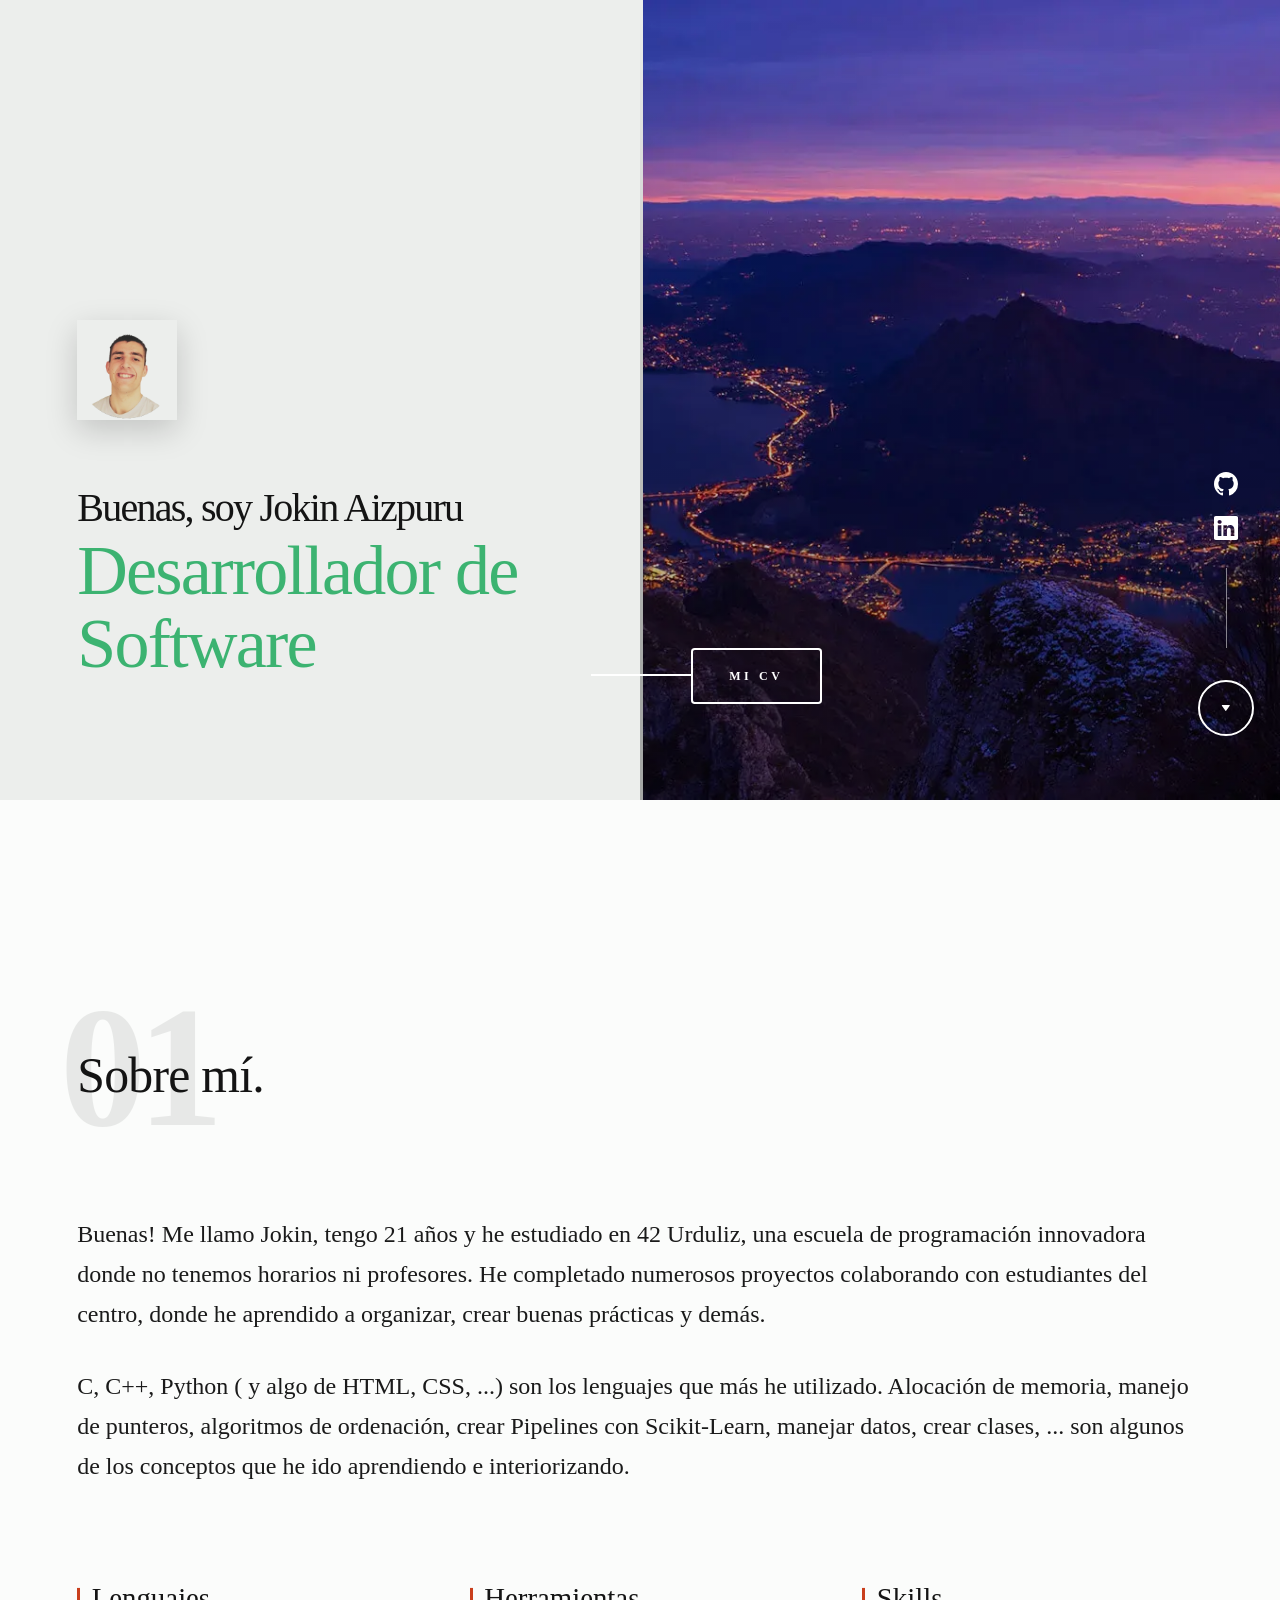
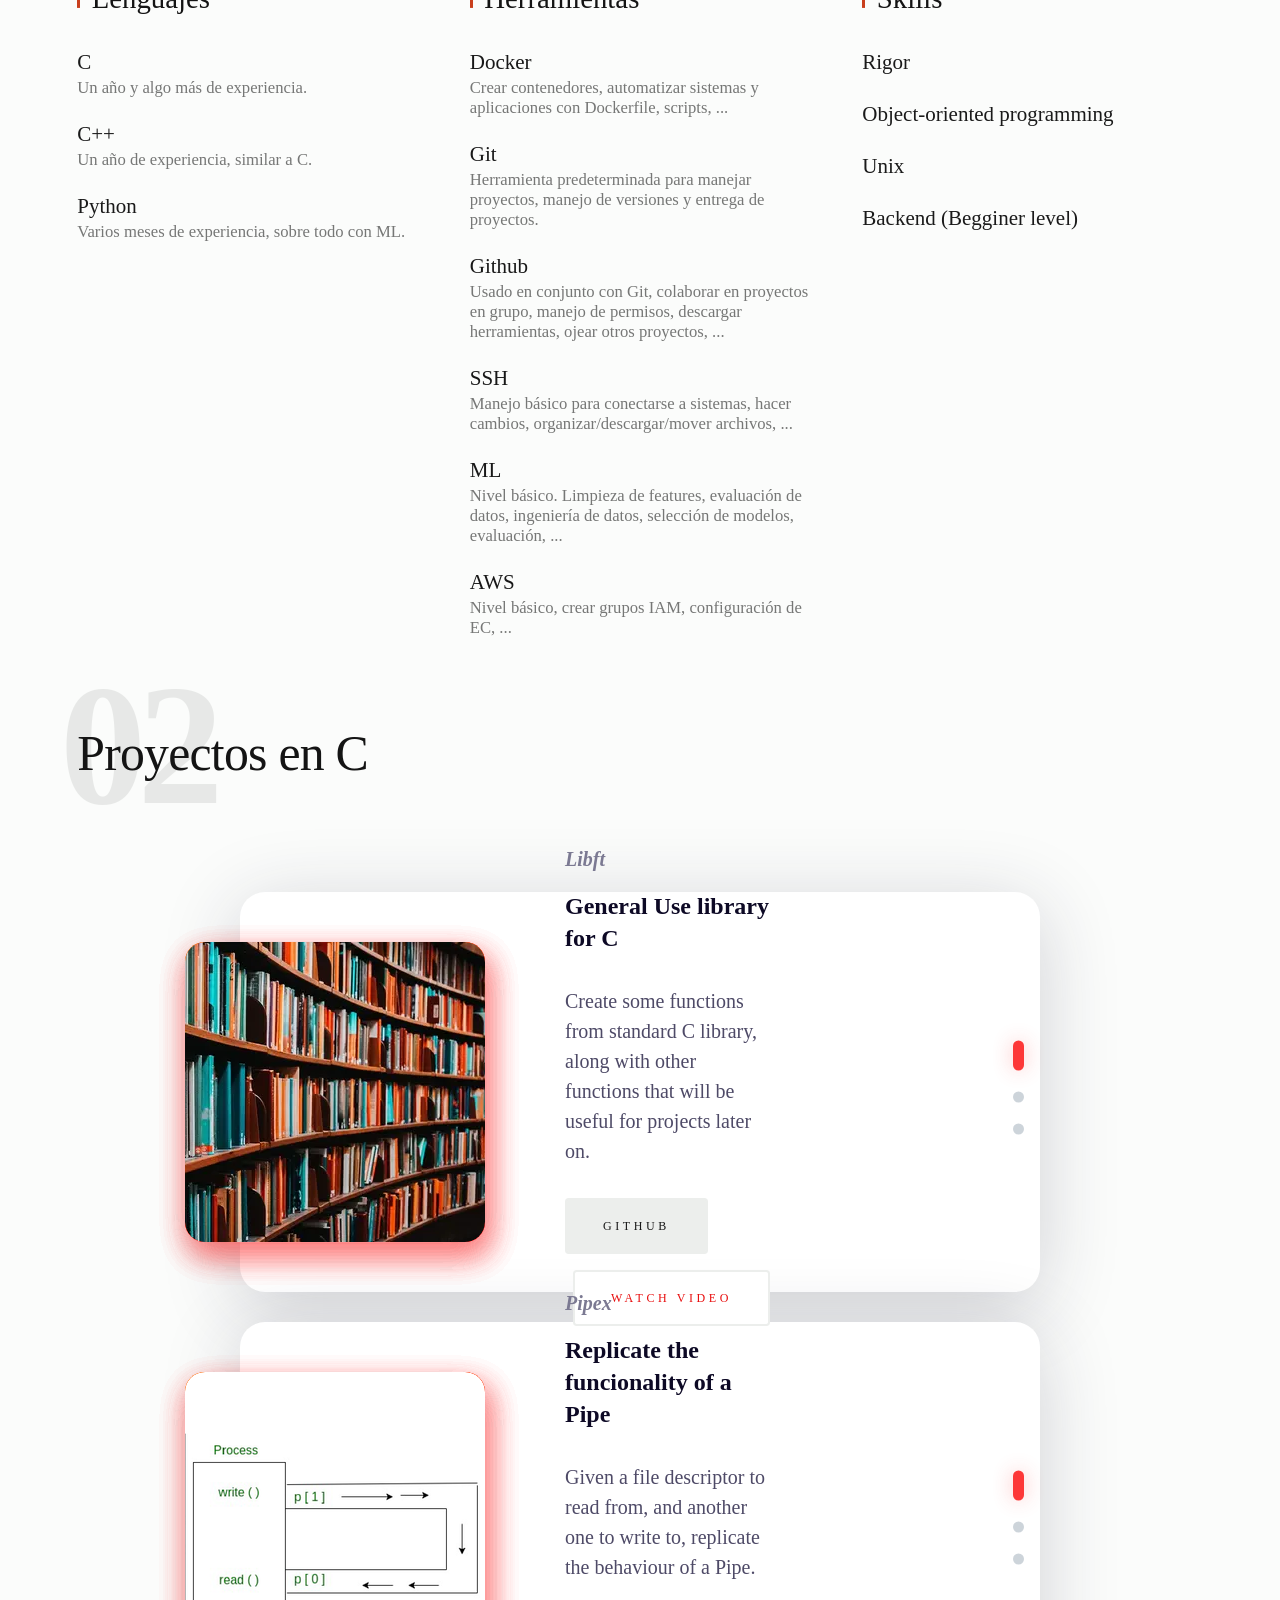
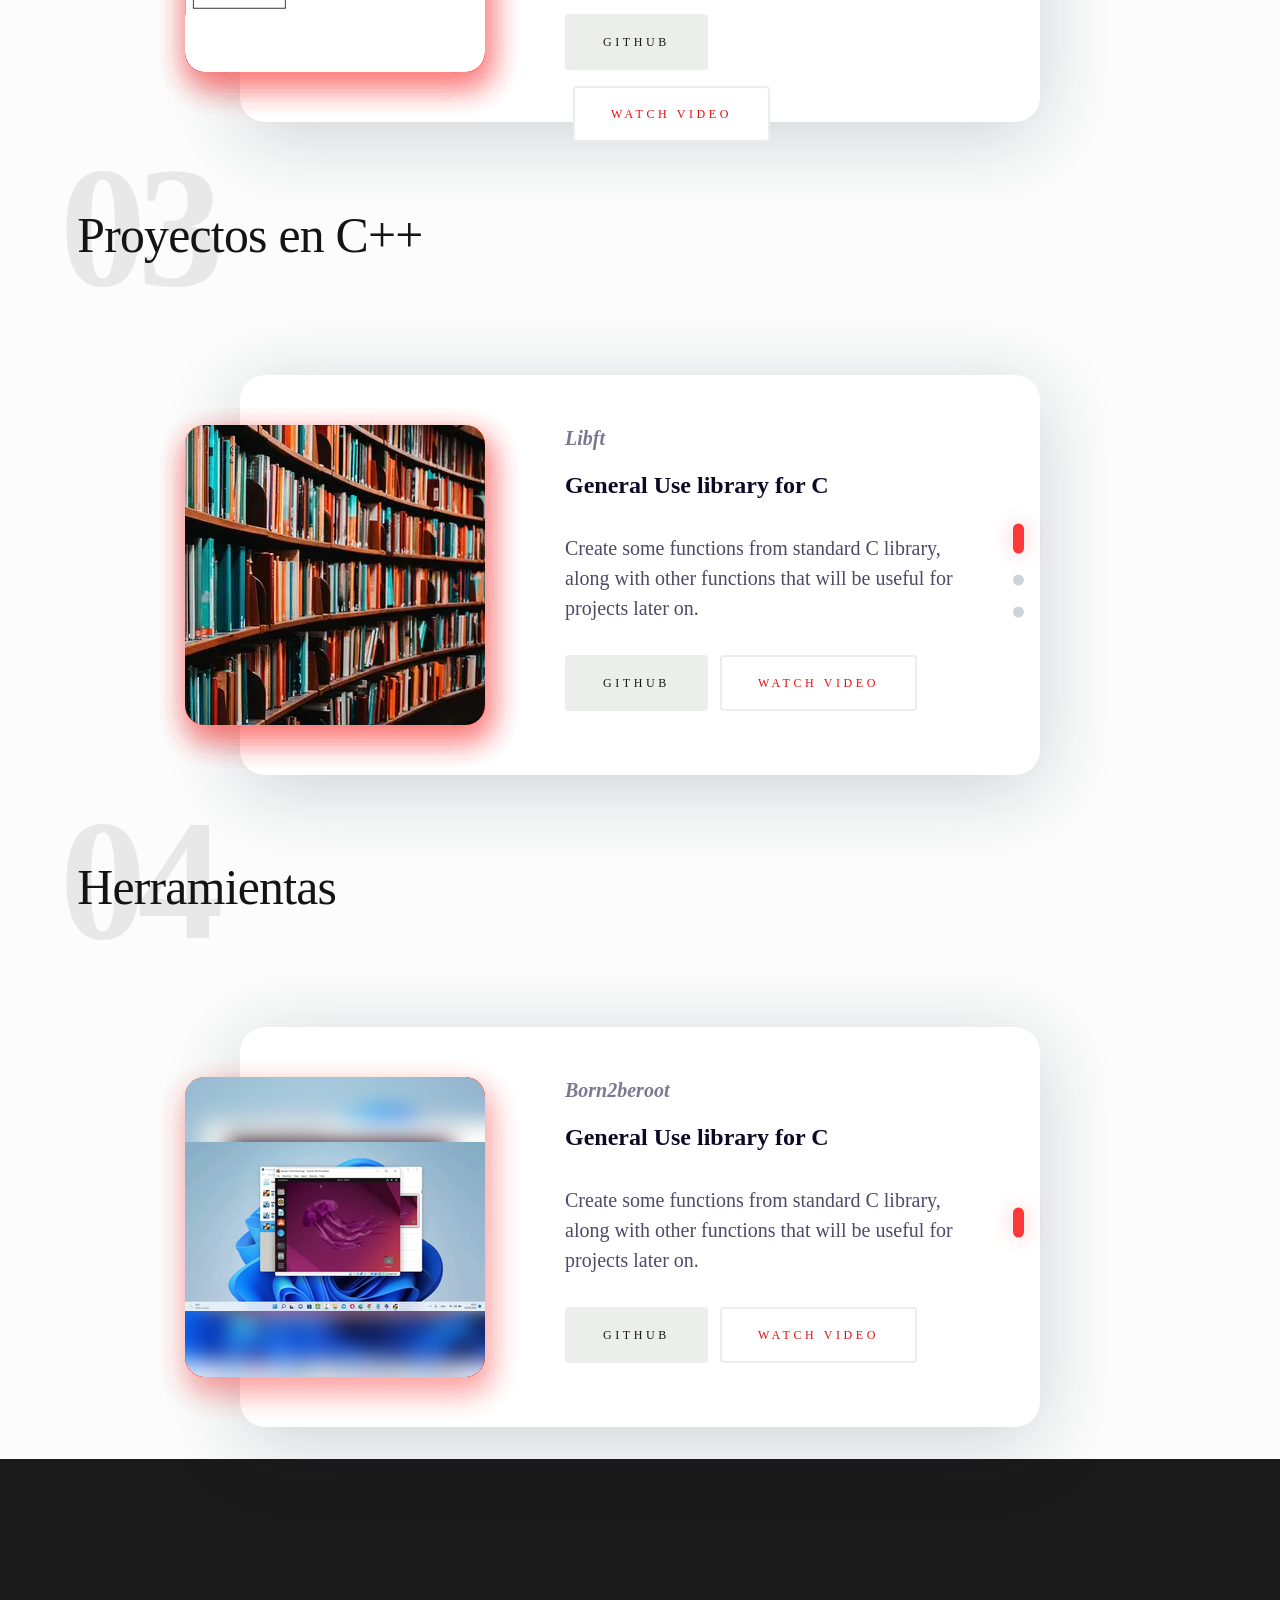
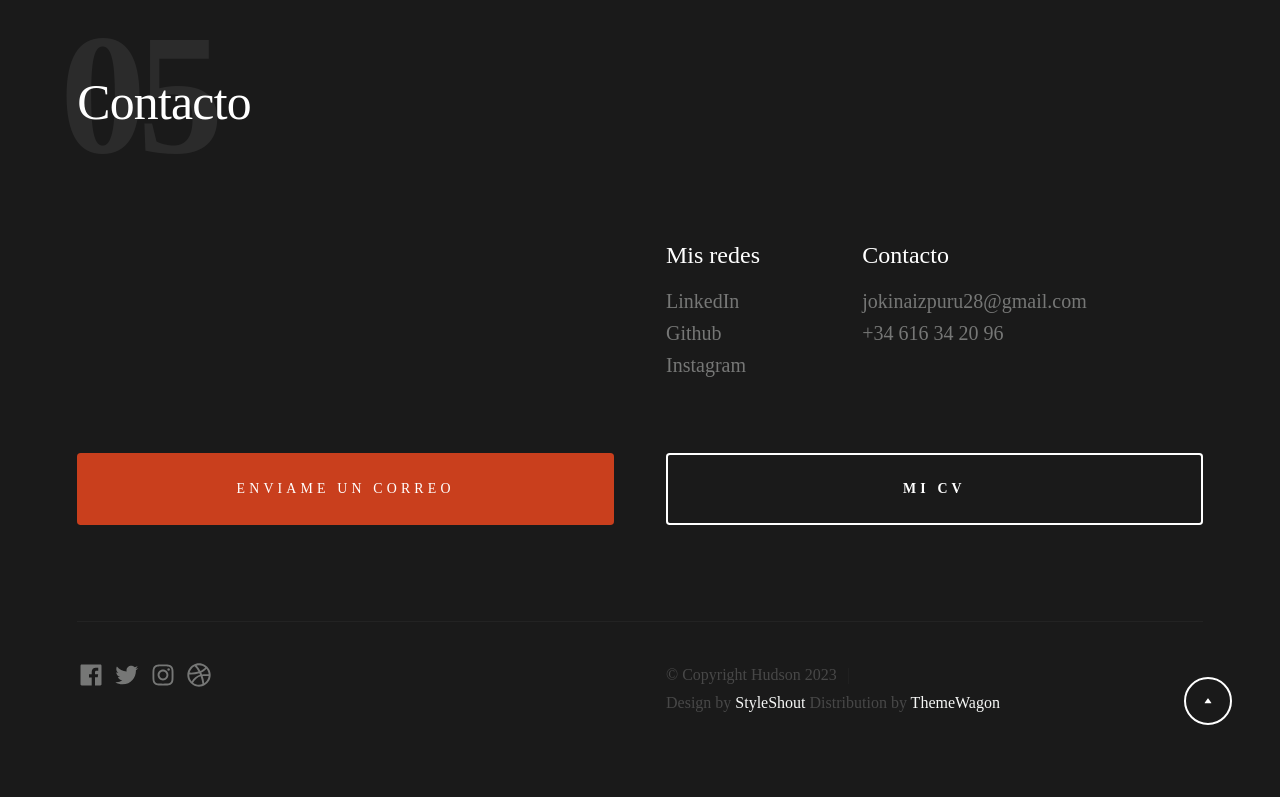
<file: index.html>
<!DOCTYPE html><html data-bs-theme="light" lang="en" class="no-js"><head><meta charset="utf-8"><meta name="viewport" content="width=device-width, initial-scale=1.0, shrink-to-fit=no"><title>Portfolio</title><meta property="og:title" content="Portfolio"><link rel="stylesheet" href="assets/bootstrap/css/bootstrap.min.css"><link rel="stylesheet" href="assets/css/styles.min.css"></head><body id="top"><div id="preloader"><div id="loader" class="dots-fade"><div></div><div></div><div></div></div></div><div id="page" class="s-pagewrap"><header class="s-header"></header><section id="intro" class="s-intro target-section" style="height: 800px;"><div class="row s-intro__content width-sixteen-col"><div class="column lg-12 grid-block grid-16">
                    
                    <div class="s-intro__content-text">
                        <img class="rounded-full shadow-lg size-16" src="assets/img/icons/jokin_aizpuru.webp" alt="Jokin Aizpuru">
                        <h1 class="s-intro__content-title">
                            <span style="font-size:40px;">
                                Buenas, soy Jokin Aizpuru <br>
                            </span>                           
                            <span style="color:mediumseagreen;">
                            Desarrollador de Software</span>
                        </h1>
                        <div class="terminal-container">
                        </div>    

                    </div>                      
                    
                </div></div><ul class="s-intro__social social-list"><li><a href="https://github.com/JOKITON"><svg xmlns="http://www.w3.org/2000/svg" width="1em" height="1em" fill="currentColor" viewBox="0 0 16 16" class="bi bi-github bi bi-github" style="font-size: 24px;">
  <path d="M8 0C3.58 0 0 3.58 0 8c0 3.54 2.29 6.53 5.47 7.59.4.07.55-.17.55-.38 0-.19-.01-.82-.01-1.49-2.01.37-2.53-.49-2.69-.94-.09-.23-.48-.94-.82-1.13-.28-.15-.68-.52-.01-.53.63-.01 1.08.58 1.23.82.72 1.21 1.87.87 2.33.66.07-.52.28-.87.51-1.07-1.78-.2-3.64-.89-3.64-3.95 0-.87.31-1.59.82-2.15-.08-.2-.36-1.02.08-2.12 0 0 .67-.21 2.2.82.64-.18 1.32-.27 2-.27.68 0 1.36.09 2 .27 1.53-1.04 2.2-.82 2.2-.82.44 1.1.16 1.92.08 2.12.51.56.82 1.27.82 2.15 0 3.07-1.87 3.75-3.65 3.95.29.25.54.73.54 1.48 0 1.07-.01 1.93-.01 2.2 0 .21.15.46.55.38A8.012 8.012 0 0 0 16 8c0-4.42-3.58-8-8-8"></path>
</svg></a><span class="u-screen-reader-text">Github</span></li><li><a href="https://www.linkedin.com/in/jokin-aizpuru-40b50b203/"><svg xmlns="http://www.w3.org/2000/svg" width="1em" height="1em" fill="currentColor" viewBox="0 0 16 16" class="bi bi-linkedin" style="font-size: 24px;">
  <path d="M0 1.146C0 .513.526 0 1.175 0h13.65C15.474 0 16 .513 16 1.146v13.708c0 .633-.526 1.146-1.175 1.146H1.175C.526 16 0 15.487 0 14.854V1.146zm4.943 12.248V6.169H2.542v7.225h2.401m-1.2-8.212c.837 0 1.358-.554 1.358-1.248-.015-.709-.52-1.248-1.342-1.248-.822 0-1.359.54-1.359 1.248 0 .694.521 1.248 1.327 1.248h.016zm4.908 8.212V9.359c0-.216.016-.432.08-.586.173-.431.568-.878 1.232-.878.869 0 1.216.662 1.216 1.634v3.865h2.401V9.25c0-2.22-1.184-3.252-2.764-3.252-1.274 0-1.845.7-2.165 1.193v.025h-.016a5.54 5.54 0 0 1 .016-.025V6.169h-2.4c.03.678 0 7.225 0 7.225h2.4"></path>
</svg></a><span class="u-screen-reader-text">LinkedIn</span></li></ul><div class="s-intro__content-media" style="text-align: center;"><img class="ps-0 ms-1" src="assets/img/wallpaper.webp" srcset="assets/img/wallpaper.webp 1x" alt="" width="697" height="800"></div><div class="s-intro__btn-download"><a class="btn btn--stroke" role="button" href="#0">Mi cv</a></div><div class="s-intro__scroll-down"><a href="#about" class="smoothscroll"><div class="scroll-icon"><svg xmlns="http://www.w3.org/2000/svg" width="24" height="24" viewbox="0 0 24 24" style="fill:rgba(0, 0, 0, 1);transform:;msFilter:;"><path d="M11.178 19.569a.998.998 0 0 0 1.644 0l9-13A.999.999 0 0 0 21 5H3a1.002 1.002 0 0 0-.822 1.569l9 13z"></path></svg></div><span class="scroll-text u-screen-reader-text">Scroll Down</span></a></div></section><section id="about" class="s-about target-section"><div class="row s-about__content"><div class="column xl-12">    
                    
                    <div class="section-header" data-num="01">
                        <h2 class="text-display-title">Sobre mí.</h2>
                    </div> 

                    <p class="attention-getter">
                    Buenas! Me llamo Jokin, tengo 21 años y he estudiado en 42 Urduliz, una escuela de programación innovadora donde no tenemos horarios ni profesores. He completado numerosos proyectos colaborando con estudiantes del centro, donde he aprendido a organizar, crear buenas prácticas y demás.
                    </p>

                    <p class="attention-getter">
                    C, C++, Python ( y algo de HTML, CSS, ...) son los lenguajes que más he utilizado. Alocación de memoria, manejo de punteros, algoritmos de ordenación, crear Pipelines con Scikit-Learn, manejar datos, crear clases, ... son algunos de los conceptos que he ido aprendiendo e interiorizando.
                    </p>

                    <div class="grid-list-items s-about__blocks">

                        <div class="grid-list-items__item s-about__block">
                            <h4 class="s-about__block-title">Lenguajes</h4>
                            <ul class="s-about__list">
                                <li>
                                    C
                                    <span>Un año y algo más de experiencia.</span>
                                </li>
                                <li>
                                    C++
                                    <span>Un año de experiencia, similar a C.</span>
                                </li>
                                <li>
                                    Python
                                    <span>Varios meses de experiencia, sobre todo con ML.</span>
                                </li>
                            </ul>
                        </div> 

                        <div class="grid-list-items__item s-about__block">
                            <h4 class="s-about__block-title">Herramientas</h4>

                            <ul class="s-about__list">
                                <li>
                                    <a href="#0">
                                        Docker
                                        <span>Crear contenedores, automatizar sistemas y aplicaciones con Dockerfile, scripts, ...</span>
                                    </a>                                        
                                </li>
                                <li>
                                    <a href="#0">
                                        Git
                                        <span>Herramienta predeterminada para manejar proyectos, manejo de versiones y entrega de proyectos.</span>
                                    </a>
                                </li>
                                <li>
                                    <a href="#0">
                                        Github
                                        <span>Usado en conjunto con Git, colaborar en proyectos en grupo, manejo de permisos, descargar herramientas, ojear otros proyectos, ...</span>
                                    </a>
                                </li>
                                <li>
                                    <a href="#0">
                                        SSH
                                        <span>Manejo básico para conectarse a sistemas, hacer cambios, organizar/descargar/mover archivos, ...</span>
                                    </a>
                                </li><li>
                                    <a href="#0">
                                        ML
                                        <span>Nivel básico. Limpieza de features, evaluación de datos, ingeniería de datos, selección de modelos, evaluación, ...</span>
                                    </a>
                                </li>
                                <li>
                                    <a href="#0">
                                        AWS
                                        <span>Nivel básico, crear grupos IAM, configuración de EC, ...</span>
                                    </a>                                        
                                </li>
                            </ul>
                        </div> 
                        
                        <div class="grid-list-items__item s-about__block">
                            <h4 class="s-about__block-title">Skills</h4>

                            <ul class="s-about__list">
                                <li>
                                    Rigor
                                </li>
                                <li>
                                    Object-oriented programming
                                </li>
                                <li>
                                    Unix
                                </li>
                                <li>
                                    Backend (Begginer level)
                                </li>
                            </ul>
                        </div> 

                    </div> 

                </div></div></section><section id="works-1" class="s-works target-section pt-0"><div class="row"><div class="column xl-12">
                    <div class="section-header" data-num="02">
                        <h2 class="text-display-title">Proyectos en C</h2>
                    </div> 
                </div><div class="col"><div id="blog-slider-1" class="blog-slider"><div class="blog-slider__wrp swiper-wrapper"><div class="blog-slider__item swiper-slide"><div class="blog-slider__img"><img src="assets/img/projects/libft.webp"></div><div class="blog-slider__content"><span class="blog-slider__code">Libft</span><div class="blog-slider__title"><p>General Use library for C</p></div><div class="blog-slider__text"><p>Create some functions from standard C library, along with other functions that will be useful for projects later on.</p></div><a class="btn btn-outline-dark" role="button" href="https://github.com/JOKITON/ft_learning/tree/main">Github</a><button class="btn btn-outline-dark" type="button" data-bs-toggle="modal" data-bs-target="#videoModal" data-video-url="https://www.youtube.com/embed/YOUR_VIDEO_ID" style="font-size:12px;margin-left:8px;background:#ffffff;color:rgb(232,14,14);"> Watch Video </button></div></div><div class="blog-slider__item swiper-slide"><div class="blog-slider__img"><img src="assets/img/projects/printf.webp"></div><div class="blog-slider__content"><span class="blog-slider__code">ft_printf</span><div class="blog-slider__title"><p>Replicate the behaviour of 'printf'</p></div><div class="blog-slider__text"><p>Implement digits, characters, strings, hexadecimal, pointers and error cases. Make use of variadic functions to expand more than one variable(s).</p></div><a class="btn btn-outline-dark" role="button" href="https://github.com/JOKITON/ft_learning/tree/main">Github</a><button class="btn btn-outline-dark" type="button" data-bs-toggle="modal" data-bs-target="#videoModal" data-video-url="https://www.youtube.com/embed/YOUR_VIDEO_ID" style="font-size:12px;margin-left:8px;background:#ffffff;color:rgb(232,14,14);"> Watch Video </button></div></div><div class="blog-slider__item swiper-slide"><div class="blog-slider__img"><img src="assets/img/projects/get_next_line.webp"></div><div class="blog-slider__content"><span class="blog-slider__code">get_next_line</span><div class="blog-slider__title"><p>Read a line of text given a file descriptor.</p></div><div class="blog-slider__text"><p>Read characters from a file descriptor until a newline is found and return them using memory allocation. When used with a loop it can iterate over a file and return all its contents.</p></div><a class="btn btn-outline-dark" role="button" href="https://github.com/JOKITON/ft_learning/tree/main">Github</a><button class="btn btn-outline-dark" type="button" data-bs-toggle="modal" data-bs-target="#videoModal" data-video-url="https://www.youtube.com/embed/YOUR_VIDEO_ID" style="font-size:12px;margin-left:8px;background:#ffffff;color:rgb(232,14,14);"> Watch Video </button></div></div></div><div class="blog-slider__pagination"></div></div><div class="modal fade" role="dialog" tabindex="-1" id="videoModal" aria-labelledby="videoModalLabel" aria-hidden="true"><div class="modal-dialog modal-lg" role="document"><div class="modal-content"><div class="modal-header"><h5 class="modal-title" id="videoModalLabel">Project Demo</h5><button class="btn-close" aria-label="Close" data-bs-dismiss="modal" type="button"></button></div><div class="modal-body"><div class="ratio ratio-16x9"><iframe id="videoFrame" src="" allowfullscreen=""></iframe></div></div></div></div></div></div><div class="col pt-5"><div id="blog-slider-2" class="blog-slider"><div class="blog-slider__wrp swiper-wrapper"><div class="blog-slider__item swiper-slide"><div class="blog-slider__img"><img src="assets/img/projects/pipex.webp"></div><div class="blog-slider__content"><span class="blog-slider__code">Pipex</span><div class="blog-slider__title"><p>Replicate the funcionality of a Pipe</p></div><div class="blog-slider__text"><p>Given a file descriptor to read from, and another one to write to, replicate the behaviour of a Pipe.</p></div><a class="btn btn-outline-dark" role="button" href="https://github.com/JOKITON/ft_learning/tree/main">Github</a><button class="btn btn-outline-dark" type="button" data-bs-toggle="modal" data-bs-target="#videoModal" data-video-url="https://www.youtube.com/embed/YOUR_VIDEO_ID" style="font-size:12px;margin-left:8px;background:#ffffff;color:rgb(232,14,14);"> Watch Video </button></div></div><div class="blog-slider__item swiper-slide"><div class="blog-slider__img"><img src="assets/img/projects/fractol.webp"></div><div class="blog-slider__content"><span class="blog-slider__code">fract-ol</span><div class="blog-slider__title"><p>Using MiniLibX create various fractols</p></div><div class="blog-slider__text"><p>Implement digits, characters, strings, hexadecimal, pointers and error cases. Make use of variadic functions to expand more than one variable(s).</p></div><a class="btn btn-outline-dark" role="button" href="https://github.com/JOKITON/ft_learning/tree/main">Github</a><button class="btn btn-outline-dark" type="button" data-bs-toggle="modal" data-bs-target="#videoModal" data-video-url="https://www.youtube.com/embed/YOUR_VIDEO_ID" style="font-size:12px;margin-left:8px;background:#ffffff;color:rgb(232,14,14);"> Watch Video </button></div></div><div class="blog-slider__item swiper-slide"><div class="blog-slider__img"><img src="assets/img/projects/get_next_line.webp"></div><div class="blog-slider__content"><span class="blog-slider__code">get_next_line</span><div class="blog-slider__title"><p>Read a line of text given a file descriptor.</p></div><div class="blog-slider__text"><p>Read characters from a file descriptor until a newline is found and return them using memory allocation. When used with a loop it can iterate over a file and return all its contents.</p></div><a class="btn btn-outline-dark" role="button" href="https://github.com/JOKITON/ft_learning/tree/main">Github</a><button class="btn btn-outline-dark" type="button" data-bs-toggle="modal" data-bs-target="#videoModal" data-video-url="https://www.youtube.com/embed/YOUR_VIDEO_ID" style="font-size:12px;margin-left:8px;background:#ffffff;color:rgb(232,14,14);"> Watch Video </button></div></div></div><div class="blog-slider__pagination"></div></div><div class="modal fade" role="dialog" tabindex="-1" id="videoModal-3" aria-labelledby="videoModalLabel" aria-hidden="true"><div class="modal-dialog modal-lg" role="document"><div class="modal-content"><div class="modal-header"><h5 class="modal-title" id="videoModalLabel-3">Project Demo</h5><button class="btn-close" aria-label="Close" data-bs-dismiss="modal" type="button"></button></div><div class="modal-body"><div class="ratio ratio-16x9"><iframe id="videoFrame" src="" allowfullscreen=""></iframe></div></div></div></div></div></div></div></section><section id="works-2" class="s-works target-section pt-5"><div class="row"><div class="column xl-12">
                    <div class="section-header" data-num="03">
                        <h2 class="text-display-title">Proyectos en C++</h2>
                    </div> 
                </div><div class="col"><div id="blog-slider-3" class="blog-slider"><div class="blog-slider__wrp swiper-wrapper"><div class="blog-slider__item swiper-slide"><div class="blog-slider__img"><img src="assets/img/projects/libft.webp"></div><div class="blog-slider__content"><span class="blog-slider__code">Libft</span><div class="blog-slider__title"><p>General Use library for C</p></div><div class="blog-slider__text"><p>Create some functions from standard C library, along with other functions that will be useful for projects later on.</p></div><a class="btn btn-outline-dark" role="button" href="https://github.com/JOKITON/ft_learning/tree/main">Github</a><button class="btn btn-outline-dark" type="button" data-bs-toggle="modal" data-bs-target="#videoModal" data-video-url="https://www.youtube.com/embed/YOUR_VIDEO_ID" style="font-size:12px;margin-left:8px;background:#ffffff;color:rgb(232,14,14);"> Watch Video </button></div></div><div class="blog-slider__item swiper-slide"><div class="blog-slider__img"><img src="assets/img/projects/printf.webp"></div><div class="blog-slider__content"><span class="blog-slider__code">ft_printf</span><div class="blog-slider__title"><p>Replicate the behaviour of 'printf'</p></div><div class="blog-slider__text"><p>Implement digits, characters, strings, hexadecimal, pointers and error cases. Make use of variadic functions to expand more than one variable(s).</p></div><a class="btn btn-outline-dark" role="button" href="https://github.com/JOKITON/ft_learning/tree/main">Github</a><button class="btn btn-outline-dark" type="button" data-bs-toggle="modal" data-bs-target="#videoModal" data-video-url="https://www.youtube.com/embed/YOUR_VIDEO_ID" style="font-size:12px;margin-left:8px;background:#ffffff;color:rgb(232,14,14);"> Watch Video </button></div></div><div class="blog-slider__item swiper-slide"><div class="blog-slider__img"><img src="assets/img/projects/get_next_line.webp"></div><div class="blog-slider__content"><span class="blog-slider__code">get_next_line</span><div class="blog-slider__title"><p>Read a line of text given a file descriptor.</p></div><div class="blog-slider__text"><p>Read characters from a file descriptor until a newline is found and return them using memory allocation. When used with a loop it can iterate over a file and return all its contents.</p></div><a class="btn btn-outline-dark" role="button" href="https://github.com/JOKITON/ft_learning/tree/main">Github</a><button class="btn btn-outline-dark" type="button" data-bs-toggle="modal" data-bs-target="#videoModal" data-video-url="https://www.youtube.com/embed/YOUR_VIDEO_ID" style="font-size:12px;margin-left:8px;background:#ffffff;color:rgb(232,14,14);"> Watch Video </button></div></div></div><div class="blog-slider__pagination"></div></div><div class="modal fade" role="dialog" tabindex="-1" id="videoModal-1" aria-labelledby="videoModalLabel" aria-hidden="true"><div class="modal-dialog modal-lg" role="document"><div class="modal-content"><div class="modal-header"><h5 class="modal-title" id="videoModalLabel-1">Project Demo</h5><button class="btn-close" aria-label="Close" data-bs-dismiss="modal" type="button"></button></div><div class="modal-body"><div class="ratio ratio-16x9"><iframe id="videoFrame" src="" allowfullscreen=""></iframe></div></div></div></div></div></div></div></section><section id="works-3" class="s-works target-section pt-5"><div class="row"><div class="column xl-12">
                    <div class="section-header" data-num="04">
                        <h2 class="text-display-title">Herramientas</h2>
                    </div> 
                </div><div class="col"><div id="blog-slider-6" class="blog-slider"><div class="blog-slider__wrp swiper-wrapper"><div class="blog-slider__item swiper-slide"><div class="blog-slider__img"><img src="assets/img/projects/born2beroot.webp"></div><div class="blog-slider__content"><span class="blog-slider__code">Born2beroot</span><div class="blog-slider__title"><p>General Use library for C</p></div><div class="blog-slider__text"><p>Create some functions from standard C library, along with other functions that will be useful for projects later on.</p></div><a class="btn btn-outline-dark" role="button" href="https://github.com/JOKITON/ft_learning/tree/main">Github</a><button class="btn btn-outline-dark" type="button" data-bs-toggle="modal" data-bs-target="#videoModal" data-video-url="https://www.youtube.com/embed/YOUR_VIDEO_ID" style="font-size:12px;margin-left:8px;background:#ffffff;color:rgb(232,14,14);"> Watch Video </button></div></div></div><div class="blog-slider__pagination"></div></div><div class="modal fade" role="dialog" tabindex="-1" id="videoModal-2" aria-labelledby="videoModalLabel" aria-hidden="true"><div class="modal-dialog modal-lg" role="document"><div class="modal-content"><div class="modal-header"><h5 class="modal-title" id="videoModalLabel-2">Project Demo</h5><button class="btn-close" aria-label="Close" data-bs-dismiss="modal" type="button"></button></div><div class="modal-body"><div class="ratio ratio-16x9"><iframe id="videoFrame" src="" allowfullscreen=""></iframe></div></div></div></div></div></div></div></section><footer id="footer" class="s-footer target-section"><div class="row"><div class="column lg-12">
                    <div class="section-header light-on-dark" data-num="05">
                        <h2 class="text-display-title">Contacto</h2>
                    </div> 
                </div></div><div class="row s-footer__content"><div class="column xl-6 md-12 s-footer__block s-footer__about">                    
                    <p class="attention-getter">
                    
                    </p>               
                </div><div class="column xl-6 md-12 s-footer__block s-footer__site-links">
                    <div class="row">
                        <div class="column xl-4 lg-5 md-6 tab-12">
                            <h5>Mis redes</h5>
                            <ul class="link-list">
                                <li><a href="#0">LinkedIn</a></li>
                                <li><a href="#0">Github</a></li>
                                <li><a href="#0">Instagram</a></li>
                            </ul>
                        </div>
                        <div class="column xl-6 md-6 tab-12">
                            <h5>Contacto</h5>
                            <ul class="link-list">
                                <li><a href="mailto:#0">jokinaizpuru28@gmail.com</a></li>
                                <li><a>+34 616 34 20 96</a></li>
                            </ul> 
                        </div>
                    </div>                    
                </div></div><div class="row s-footer__buttons"><div class="column xl-6 tab-12">
                    <a href="mailto:#0" class="btn btn--primary btn--large u-fullwidth">Enviame un correo</a>
                </div><div class="column xl-6 tab-12">                    
                    <a href="#0" class="btn btn--stroke btn--large u-fullwidth">Mi CV</a>
                </div></div><div class="row s-footer__bottom"><div class="column xl-6 lg-12">
                    <ul class="s-footer__social social-list">
                        <li>
                            <a href="#0">
                                <svg xmlns="http://www.w3.org/2000/svg" width="24" height="24" viewBox="0 0 24 24" style="fill:rgba(0, 0, 0, 1);transform:;-ms-filter:;"><path d="M20,3H4C3.447,3,3,3.448,3,4v16c0,0.552,0.447,1,1,1h8.615v-6.96h-2.338v-2.725h2.338v-2c0-2.325,1.42-3.592,3.5-3.592 c0.699-0.002,1.399,0.034,2.095,0.107v2.42h-1.435c-1.128,0-1.348,0.538-1.348,1.325v1.735h2.697l-0.35,2.725h-2.348V21H20 c0.553,0,1-0.448,1-1V4C21,3.448,20.553,3,20,3z"></path></svg>
                                <span class="u-screen-reader-text">Facebook</span>
                            </a>
                        </li>
                        <li>
                            <a href="#0">
                                <svg xmlns="http://www.w3.org/2000/svg" width="24" height="24" viewBox="0 0 24 24" style="fill:rgba(0, 0, 0, 1);transform:;-ms-filter:;"><path d="M19.633,7.997c0.013,0.175,0.013,0.349,0.013,0.523c0,5.325-4.053,11.461-11.46,11.461c-2.282,0-4.402-0.661-6.186-1.809 c0.324,0.037,0.636,0.05,0.973,0.05c1.883,0,3.616-0.636,5.001-1.721c-1.771-0.037-3.255-1.197-3.767-2.793 c0.249,0.037,0.499,0.062,0.761,0.062c0.361,0,0.724-0.05,1.061-0.137c-1.847-0.374-3.23-1.995-3.23-3.953v-0.05 c0.537,0.299,1.16,0.486,1.82,0.511C3.534,9.419,2.823,8.184,2.823,6.787c0-0.748,0.199-1.434,0.548-2.032 c1.983,2.443,4.964,4.04,8.306,4.215c-0.062-0.3-0.1-0.611-0.1-0.923c0-2.22,1.796-4.028,4.028-4.028 c1.16,0,2.207,0.486,2.943,1.272c0.91-0.175,1.782-0.512,2.556-0.973c-0.299,0.935-0.936,1.721-1.771,2.22 c0.811-0.088,1.597-0.312,2.319-0.624C21.104,6.712,20.419,7.423,19.633,7.997z"></path></svg>
                                <span class="u-screen-reader-text">Twitter</span>
                            </a>
                        </li>
                        <li>
                            <a href="#0">
                                <svg xmlns="http://www.w3.org/2000/svg" width="24" height="24" viewBox="0 0 24 24" style="fill:rgba(0, 0, 0, 1);transform:;-ms-filter:;"><path d="M11.999,7.377c-2.554,0-4.623,2.07-4.623,4.623c0,2.554,2.069,4.624,4.623,4.624c2.552,0,4.623-2.07,4.623-4.624 C16.622,9.447,14.551,7.377,11.999,7.377L11.999,7.377z M11.999,15.004c-1.659,0-3.004-1.345-3.004-3.003 c0-1.659,1.345-3.003,3.004-3.003s3.002,1.344,3.002,3.003C15.001,13.659,13.658,15.004,11.999,15.004L11.999,15.004z"></path><circle cx="16.806" cy="7.207" r="1.078"></circle><path d="M20.533,6.111c-0.469-1.209-1.424-2.165-2.633-2.632c-0.699-0.263-1.438-0.404-2.186-0.42 c-0.963-0.042-1.268-0.054-3.71-0.054s-2.755,0-3.71,0.054C7.548,3.074,6.809,3.215,6.11,3.479C4.9,3.946,3.945,4.902,3.477,6.111 c-0.263,0.7-0.404,1.438-0.419,2.186c-0.043,0.962-0.056,1.267-0.056,3.71c0,2.442,0,2.753,0.056,3.71 c0.015,0.748,0.156,1.486,0.419,2.187c0.469,1.208,1.424,2.164,2.634,2.632c0.696,0.272,1.435,0.426,2.185,0.45 c0.963,0.042,1.268,0.055,3.71,0.055s2.755,0,3.71-0.055c0.747-0.015,1.486-0.157,2.186-0.419c1.209-0.469,2.164-1.424,2.633-2.633 c0.263-0.7,0.404-1.438,0.419-2.186c0.043-0.962,0.056-1.267,0.056-3.71s0-2.753-0.056-3.71C20.941,7.57,20.801,6.819,20.533,6.111z M19.315,15.643c-0.007,0.576-0.111,1.147-0.311,1.688c-0.305,0.787-0.926,1.409-1.712,1.711c-0.535,0.199-1.099,0.303-1.67,0.311 c-0.95,0.044-1.218,0.055-3.654,0.055c-2.438,0-2.687,0-3.655-0.055c-0.569-0.007-1.135-0.112-1.669-0.311 c-0.789-0.301-1.414-0.923-1.719-1.711c-0.196-0.534-0.302-1.099-0.311-1.669c-0.043-0.95-0.053-1.218-0.053-3.654 c0-2.437,0-2.686,0.053-3.655c0.007-0.576,0.111-1.146,0.311-1.687c0.305-0.789,0.93-1.41,1.719-1.712 c0.534-0.198,1.1-0.303,1.669-0.311c0.951-0.043,1.218-0.055,3.655-0.055c2.437,0,2.687,0,3.654,0.055 c0.571,0.007,1.135,0.112,1.67,0.311c0.786,0.303,1.407,0.925,1.712,1.712c0.196,0.534,0.302,1.099,0.311,1.669 c0.043,0.951,0.054,1.218,0.054,3.655c0,2.436,0,2.698-0.043,3.654H19.315z"></path></svg>
                                <span class="u-screen-reader-text">Instagram</span>
                            </a>
                        </li>
                        <li>
                            <a href="#0">
                                <svg xmlns="http://www.w3.org/2000/svg" width="24" height="24" viewBox="0 0 24 24" style="fill:rgba(0, 0, 0, 1);transform:;msFilter:;"><path d="M20.66 6.98a9.932 9.932 0 0 0-3.641-3.64C15.486 2.447 13.813 2 12 2s-3.486.447-5.02 1.34c-1.533.893-2.747 2.107-3.64 3.64S2 10.187 2 12s.446 3.487 1.34 5.02a9.924 9.924 0 0 0 3.641 3.64C8.514 21.553 10.187 22 12 22s3.486-.447 5.02-1.34a9.932 9.932 0 0 0 3.641-3.64C21.554 15.487 22 13.813 22 12s-.446-3.487-1.34-5.02zM12 3.66c2 0 3.772.64 5.32 1.919-.92 1.174-2.286 2.14-4.1 2.9-1.002-1.813-2.088-3.327-3.261-4.54A7.715 7.715 0 0 1 12 3.66zM5.51 6.8a8.116 8.116 0 0 1 2.711-2.22c1.212 1.201 2.325 2.7 3.34 4.5-2 .6-4.114.9-6.341.9-.573 0-1.006-.013-1.3-.04A8.549 8.549 0 0 1 5.51 6.8zM3.66 12c0-.054.003-.12.01-.2.007-.08.01-.146.01-.2.254.014.641.02 1.161.02 2.666 0 5.146-.367 7.439-1.1.187.373.381.793.58 1.26-1.32.293-2.674 1.006-4.061 2.14S6.4 16.247 5.76 17.5c-1.4-1.587-2.1-3.42-2.1-5.5zM12 20.34c-1.894 0-3.594-.587-5.101-1.759.601-1.187 1.524-2.322 2.771-3.401 1.246-1.08 2.483-1.753 3.71-2.02a29.441 29.441 0 0 1 1.56 6.62 8.166 8.166 0 0 1-2.94.56zm7.08-3.96a8.351 8.351 0 0 1-2.58 2.621c-.24-2.08-.7-4.107-1.379-6.081.932-.066 1.765-.1 2.5-.1.799 0 1.686.034 2.659.1a8.098 8.098 0 0 1-1.2 3.46zm-1.24-5c-1.16 0-2.233.047-3.22.14a27.053 27.053 0 0 0-.68-1.62c2.066-.906 3.532-2.006 4.399-3.3 1.2 1.414 1.854 3.027 1.96 4.84-.812-.04-1.632-.06-2.459-.06z"></path></svg>
                                <span class="u-screen-reader-text">Dribbble</span>
                            </a>
                        </li>
                    </ul> 
                </div><div class="column xl-6 lg-12">
                    <p class="ss-copyright">
                        <span>© Copyright Hudson 2023</span> 
                        <span>Design by <a href="https://styleshout.com/">StyleShout</a> Distribution by <a href="https://themewagon.com">ThemeWagon</a></span>
                    </p>
                </div></div><div class="ss-go-top"><a class="smoothscroll" title="Back to Top" href="#top"><svg xmlns="http://www.w3.org/2000/svg" width="24" height="24" viewbox="0 0 24 24" style="fill:rgba(0, 0, 0, 1);transform:;msFilter:;"><path d="M5.536 21.886a1.004 1.004 0 0 0 1.033-.064l13-9a1 1 0 0 0 0-1.644l-13-9A1 1 0 0 0 5 3v18a1 1 0 0 0 .536.886z"></path></svg></a><span>Back To Top</span></div></footer></div><script src="assets/bootstrap/js/bootstrap.min.js"></script><script src="assets/js/script.min.js"></script></body></html>
</file>
<file: assets/css/styles.min.css>
@font-face {
	font-family: 'swiper-icons';
	src: url(../../assets/fonts/swiper-icons-4523a3ffc33e8004c07eaa534ab0bd1c.woff) format('woff');
	font-weight: 400;
	font-style: normal;
	font-display: auto;
}/* ===================================================================
 * Hudson Third-party Stylesheets
 * Template Ver. 1.0.0
 * 04-03-2023
 * -------------------------------------------------------------------
 *
 * TOC:
 * # PrismJS 
 * # Swiper
 * # GLightbox
 *
 * ------------------------------------------------------------------- */

/* ===================================================================
 * # PrismJS 1.20.0
 *   https://prismjs.com/download.html#themes=prism-okaidia&languages=markup+css+clike+javascript+markup-templating+php 
 *   
 *   okaidia theme for JavaScript, CSS and HTML
 *   Loosely based on Monokai textmate theme by http://www.monokai.nl/
 *   @author ocodia
 * ------------------------------------------------------------------- */

code[class*=language-], pre[class*=language-] {
  color: #f8f8f2;
  background: none;
  text-shadow: 0 1px rgba(0, 0, 0, 0.3);
  font-family: var(--font-mono);
  font-size: calc(var(--text-size) * 0.9444);
  text-align: left;
  white-space: pre;
  word-spacing: normal;
  word-break: normal;
  word-wrap: normal;
  line-height: var(--vspace-1);
  -moz-tab-size: 4;
  -o-tab-size: 4;
  tab-size: 4;
  -webkit-hyphens: none;
  hyphens: none;
}

/* Code blocks */

pre[class*=language-] {
  padding: var(--vspace-0_5) 0 var(--vspace-1);
  margin: var(--vspace-1) 0;
  overflow: auto;
}

:not(pre) > code[class*=language-], pre[class*=language-] {
  background: #272822;
}

/* Inline code */

:not(pre) > code[class*=language-] {
  padding: 0.1em;
  white-space: normal;
}

.token.comment, .token.prolog, .token.doctype, .token.cdata {
  color: slategray;
}

.token.punctuation {
  color: #f8f8f2;
}

.token.namespace {
  opacity: 0.7;
}

.token.property, .token.tag, .token.constant, .token.symbol, .token.deleted {
  color: #f92672;
}

.token.boolean, .token.number {
  color: #ae81ff;
}

.token.selector, .token.attr-name, .token.string, .token.char, .token.builtin, .token.inserted {
  color: #a6e22e;
}

.token.operator, .token.entity, .token.url, .language-css .token.string, .style .token.string, .token.variable {
  color: #f8f8f2;
}

.token.atrule, .token.attr-value, .token.function, .token.class-name {
  color: #e6db74;
}

.token.keyword {
  color: #66d9ef;
}

.token.regex, .token.important {
  color: #fd971f;
}

.token.important, .token.bold {
  font-weight: bold;
}

.token.italic {
  font-style: italic;
}

.token.entity {
  cursor: help;
}

/* ===================================================================
 * # Swiper 6.4.5
 *   Most modern mobile touch slider and framework with hardware accelerated transitions
 *   https://swiperjs.com
 *
 *   Copyright 2014-2020 Vladimir Kharlampidi
 *
 *   Released under the MIT License
 *
 *   Released on: December 18, 2020
 * ------------------------------------------------------------------- */

:root {
  --swiper-theme-color: #007aff;
}

.swiper-container {
  margin-left: auto;
  margin-right: auto;
  position: relative;
  overflow: hidden;
  list-style: none;
  padding: 0;
  z-index: 1;
}

.swiper-container-vertical > .swiper-wrapper {
  flex-direction: column;
}

.swiper-wrapper {
  position: relative;
  width: 100%;
  height: 100%;
  z-index: 1;
  display: flex;
  transition-property: transform;
  box-sizing: content-box;
}

.swiper-container-android .swiper-slide, .swiper-wrapper {
  transform: translate3d(0px, 0, 0);
}

.swiper-container-multirow > .swiper-wrapper {
  flex-wrap: wrap;
}

.swiper-container-multirow-column > .swiper-wrapper {
  flex-wrap: wrap;
  flex-direction: column;
}

.swiper-container-free-mode > .swiper-wrapper {
  transition-timing-function: ease-out;
  margin: 0 auto;
}

.swiper-slide {
  flex-shrink: 0;
  width: 100%;
  height: 100%;
  position: relative;
  transition-property: transform;
}

.swiper-slide-invisible-blank {
  visibility: hidden;
}

/* Auto Height */

.swiper-container-autoheight, .swiper-container-autoheight .swiper-slide {
  height: auto;
}

.swiper-container-autoheight .swiper-wrapper {
  align-items: flex-start;
  transition-property: transform, height;
}

/* 3D Effects */

.swiper-container-3d {
  perspective: 1200px;
}

.swiper-container-3d .swiper-wrapper, .swiper-container-3d .swiper-slide, .swiper-container-3d .swiper-slide-shadow-left, .swiper-container-3d .swiper-slide-shadow-right, .swiper-container-3d .swiper-slide-shadow-top, .swiper-container-3d .swiper-slide-shadow-bottom, .swiper-container-3d .swiper-cube-shadow {
  transform-style: preserve-3d;
}

.swiper-container-3d .swiper-slide-shadow-left, .swiper-container-3d .swiper-slide-shadow-right, .swiper-container-3d .swiper-slide-shadow-top, .swiper-container-3d .swiper-slide-shadow-bottom {
  position: absolute;
  left: 0;
  top: 0;
  width: 100%;
  height: 100%;
  pointer-events: none;
  z-index: 10;
}

.swiper-container-3d .swiper-slide-shadow-left {
  background-image: linear-gradient(to left, rgba(0, 0, 0, 0.5), rgba(0, 0, 0, 0));
}

.swiper-container-3d .swiper-slide-shadow-right {
  background-image: linear-gradient(to right, rgba(0, 0, 0, 0.5), rgba(0, 0, 0, 0));
}

.swiper-container-3d .swiper-slide-shadow-top {
  background-image: linear-gradient(to top, rgba(0, 0, 0, 0.5), rgba(0, 0, 0, 0));
}

.swiper-container-3d .swiper-slide-shadow-bottom {
  background-image: linear-gradient(to bottom, rgba(0, 0, 0, 0.5), rgba(0, 0, 0, 0));
}

/* CSS Mode */

.swiper-container-css-mode > .swiper-wrapper {
  overflow: auto;
  scrollbar-width: none;
  -ms-overflow-style: none;
}

.swiper-container-css-mode > .swiper-wrapper::-webkit-scrollbar {
  display: none;
}

.swiper-container-css-mode > .swiper-wrapper > .swiper-slide {
  scroll-snap-align: start start;
}

.swiper-container-horizontal.swiper-container-css-mode > .swiper-wrapper {
  scroll-snap-type: x mandatory;
}

.swiper-container-vertical.swiper-container-css-mode > .swiper-wrapper {
  scroll-snap-type: y mandatory;
}

:root {
  --swiper-navigation-size: 44px;
  /*--swiper-navigation-color: var(--swiper-theme-color);*/
}

.swiper-button-prev, .swiper-button-next {
  position: absolute;
  top: 50%;
  width: calc(var(--swiper-navigation-size) / 44 * 27);
  height: var(--swiper-navigation-size);
  margin-top: calc(-1 * var(--swiper-navigation-size) / 2);
  z-index: 10;
  cursor: pointer;
  display: flex;
  align-items: center;
  justify-content: center;
  color: var(--swiper-navigation-color, var(--swiper-theme-color));
}

.swiper-button-prev.swiper-button-disabled, .swiper-button-next.swiper-button-disabled {
  opacity: 0.35;
  cursor: auto;
  pointer-events: none;
}

.swiper-button-prev:after, .swiper-button-next:after {
  font-family: swiper-icons;
  font-size: var(--swiper-navigation-size);
  text-transform: none !important;
  letter-spacing: 0;
  text-transform: none;
  font-variant: initial;
  line-height: 1;
}

.swiper-button-prev, .swiper-container-rtl .swiper-button-next {
  left: 10px;
  right: auto;
}

.swiper-button-prev:after, .swiper-container-rtl .swiper-button-next:after {
  content: "prev";
}

.swiper-button-next, .swiper-container-rtl .swiper-button-prev {
  right: 10px;
  left: auto;
}

.swiper-button-next:after, .swiper-container-rtl .swiper-button-prev:after {
  content: "next";
}

.swiper-button-prev.swiper-button-white, .swiper-button-next.swiper-button-white {
  --swiper-navigation-color: #ffffff;
}

.swiper-button-prev.swiper-button-black, .swiper-button-next.swiper-button-black {
  --swiper-navigation-color: #000000;
}

.swiper-button-lock {
  display: none;
}

:root {
  /*--swiper-pagination-color: var(--swiper-theme-color);*/
}

.swiper-pagination {
  position: absolute;
  text-align: center;
  transition: 300ms opacity;
  transform: translate3d(0, 0, 0);
  z-index: 10;
}

.swiper-pagination.swiper-pagination-hidden {
  opacity: 0;
}

/* Common Styles */

.swiper-pagination-fraction, .swiper-pagination-custom, .swiper-container-horizontal > .swiper-pagination-bullets {
  bottom: 10px;
  left: 0;
  width: 100%;
}

/* Bullets */

.swiper-pagination-bullets-dynamic {
  overflow: hidden;
  font-size: 0;
}

.swiper-pagination-bullets-dynamic .swiper-pagination-bullet {
  transform: scale(0.33);
  position: relative;
}

.swiper-pagination-bullets-dynamic .swiper-pagination-bullet-active {
  transform: scale(1);
}

.swiper-pagination-bullets-dynamic .swiper-pagination-bullet-active-main {
  transform: scale(1);
}

.swiper-pagination-bullets-dynamic .swiper-pagination-bullet-active-prev {
  transform: scale(0.66);
}

.swiper-pagination-bullets-dynamic .swiper-pagination-bullet-active-prev-prev {
  transform: scale(0.33);
}

.swiper-pagination-bullets-dynamic .swiper-pagination-bullet-active-next {
  transform: scale(0.66);
}

.swiper-pagination-bullets-dynamic .swiper-pagination-bullet-active-next-next {
  transform: scale(0.33);
}

.swiper-pagination-bullet {
  width: 8px;
  height: 8px;
  display: inline-block;
  border-radius: 100%;
  background: #000;
  opacity: 0.2;
}

button.swiper-pagination-bullet {
  border: none;
  margin: 0;
  padding: 0;
  box-shadow: none;
  -webkit-appearance: none;
  -moz-appearance: none;
  appearance: none;
}

.swiper-pagination-clickable .swiper-pagination-bullet {
  cursor: pointer;
}

.swiper-pagination-bullet-active {
  opacity: 1;
  background: var(--swiper-pagination-color, var(--swiper-theme-color));
}

.swiper-container-vertical > .swiper-pagination-bullets {
  right: 10px;
  top: 50%;
  transform: translate3d(0px, -50%, 0);
}

.swiper-container-vertical > .swiper-pagination-bullets .swiper-pagination-bullet {
  margin: 6px 0;
  display: block;
}

.swiper-container-vertical > .swiper-pagination-bullets.swiper-pagination-bullets-dynamic {
  top: 50%;
  transform: translateY(-50%);
  width: 8px;
}

.swiper-container-vertical > .swiper-pagination-bullets.swiper-pagination-bullets-dynamic .swiper-pagination-bullet {
  display: inline-block;
  transition: 200ms transform, 200ms top;
}

.swiper-container-horizontal > .swiper-pagination-bullets .swiper-pagination-bullet {
  margin: 0 4px;
}

.swiper-container-horizontal > .swiper-pagination-bullets.swiper-pagination-bullets-dynamic {
  left: 50%;
  transform: translateX(-50%);
  white-space: nowrap;
}

.swiper-container-horizontal > .swiper-pagination-bullets.swiper-pagination-bullets-dynamic .swiper-pagination-bullet {
  transition: 200ms transform, 200ms left;
}

.swiper-container-horizontal.swiper-container-rtl > .swiper-pagination-bullets-dynamic .swiper-pagination-bullet {
  transition: 200ms transform, 200ms right;
}

/* Progress */

.swiper-pagination-progressbar {
  background: rgba(0, 0, 0, 0.25);
  position: absolute;
}

.swiper-pagination-progressbar .swiper-pagination-progressbar-fill {
  background: var(--swiper-pagination-color, var(--swiper-theme-color));
  position: absolute;
  left: 0;
  top: 0;
  width: 100%;
  height: 100%;
  transform: scale(0);
  transform-origin: left top;
}

.swiper-container-rtl .swiper-pagination-progressbar .swiper-pagination-progressbar-fill {
  transform-origin: right top;
}

.swiper-container-horizontal > .swiper-pagination-progressbar, .swiper-container-vertical > .swiper-pagination-progressbar.swiper-pagination-progressbar-opposite {
  width: 100%;
  height: 4px;
  left: 0;
  top: 0;
}

.swiper-container-vertical > .swiper-pagination-progressbar, .swiper-container-horizontal > .swiper-pagination-progressbar.swiper-pagination-progressbar-opposite {
  width: 4px;
  height: 100%;
  left: 0;
  top: 0;
}

.swiper-pagination-white {
  --swiper-pagination-color: #ffffff;
}

.swiper-pagination-black {
  --swiper-pagination-color: #000000;
}

.swiper-pagination-lock {
  display: none;
}

/* Scrollbar */

.swiper-scrollbar {
  border-radius: 10px;
  position: relative;
  -ms-touch-action: none;
  background: rgba(0, 0, 0, 0.1);
}

.swiper-container-horizontal > .swiper-scrollbar {
  position: absolute;
  left: 1%;
  bottom: 3px;
  z-index: 50;
  height: 5px;
  width: 98%;
}

.swiper-container-vertical > .swiper-scrollbar {
  position: absolute;
  right: 3px;
  top: 1%;
  z-index: 50;
  width: 5px;
  height: 98%;
}

.swiper-scrollbar-drag {
  height: 100%;
  width: 100%;
  position: relative;
  background: rgba(0, 0, 0, 0.5);
  border-radius: 10px;
  left: 0;
  top: 0;
}

.swiper-scrollbar-cursor-drag {
  cursor: move;
}

.swiper-scrollbar-lock {
  display: none;
}

.swiper-zoom-container {
  width: 100%;
  height: 100%;
  display: flex;
  justify-content: center;
  align-items: center;
  text-align: center;
}

.swiper-zoom-container > img, .swiper-zoom-container > svg, .swiper-zoom-container > canvas {
  max-width: 100%;
  max-height: 100%;
  -o-object-fit: contain;
  object-fit: contain;
}

.swiper-slide-zoomed {
  cursor: move;
}

/* Preloader */

:root {
  /*--swiper-preloader-color: var(--swiper-theme-color);*/
}

.swiper-lazy-preloader {
  width: 42px;
  height: 42px;
  position: absolute;
  left: 50%;
  top: 50%;
  margin-left: -21px;
  margin-top: -21px;
  z-index: 10;
  transform-origin: 50%;
  animation: swiper-preloader-spin 1s infinite linear;
  box-sizing: border-box;
  border: 4px solid var(--swiper-preloader-color, var(--swiper-theme-color));
  border-radius: 50%;
  border-top-color: transparent;
}

.swiper-lazy-preloader-white {
  --swiper-preloader-color: #fff;
}

.swiper-lazy-preloader-black {
  --swiper-preloader-color: #000;
}

@keyframes swiper-preloader-spin {
  100% {
    transform: rotate(360deg);
  }
}

/* a11y */

.swiper-container .swiper-notification {
  position: absolute;
  left: 0;
  top: 0;
  pointer-events: none;
  opacity: 0;
  z-index: -1000;
}

.swiper-container-fade.swiper-container-free-mode .swiper-slide {
  transition-timing-function: ease-out;
}

.swiper-container-fade .swiper-slide {
  pointer-events: none;
  transition-property: opacity;
}

.swiper-container-fade .swiper-slide .swiper-slide {
  pointer-events: none;
}

.swiper-container-fade .swiper-slide-active, .swiper-container-fade .swiper-slide-active .swiper-slide-active {
  pointer-events: auto;
}

.swiper-container-cube {
  overflow: visible;
}

.swiper-container-cube .swiper-slide {
  pointer-events: none;
  -webkit-backface-visibility: hidden;
  backface-visibility: hidden;
  z-index: 1;
  visibility: hidden;
  transform-origin: 0 0;
  width: 100%;
  height: 100%;
}

.swiper-container-cube .swiper-slide .swiper-slide {
  pointer-events: none;
}

.swiper-container-cube.swiper-container-rtl .swiper-slide {
  transform-origin: 100% 0;
}

.swiper-container-cube .swiper-slide-active, .swiper-container-cube .swiper-slide-active .swiper-slide-active {
  pointer-events: auto;
}

.swiper-container-cube .swiper-slide-active, .swiper-container-cube .swiper-slide-next, .swiper-container-cube .swiper-slide-prev, .swiper-container-cube .swiper-slide-next + .swiper-slide {
  pointer-events: auto;
  visibility: visible;
}

.swiper-container-cube .swiper-slide-shadow-top, .swiper-container-cube .swiper-slide-shadow-bottom, .swiper-container-cube .swiper-slide-shadow-left, .swiper-container-cube .swiper-slide-shadow-right {
  z-index: 0;
  -webkit-backface-visibility: hidden;
  backface-visibility: hidden;
}

.swiper-container-cube .swiper-cube-shadow {
  position: absolute;
  left: 0;
  bottom: 0px;
  width: 100%;
  height: 100%;
  background: #000;
  opacity: 0.6;
  filter: blur(50px);
  z-index: 0;
}

.swiper-container-flip {
  overflow: visible;
}

.swiper-container-flip .swiper-slide {
  pointer-events: none;
  -webkit-backface-visibility: hidden;
  backface-visibility: hidden;
  z-index: 1;
}

.swiper-container-flip .swiper-slide .swiper-slide {
  pointer-events: none;
}

.swiper-container-flip .swiper-slide-active, .swiper-container-flip .swiper-slide-active .swiper-slide-active {
  pointer-events: auto;
}

.swiper-container-flip .swiper-slide-shadow-top, .swiper-container-flip .swiper-slide-shadow-bottom, .swiper-container-flip .swiper-slide-shadow-left, .swiper-container-flip .swiper-slide-shadow-right {
  z-index: 0;
  -webkit-backface-visibility: hidden;
  backface-visibility: hidden;
}

/* ==========================================================================
 * # GLightbox
 *
 * GLightbox 3.2.0
 * https://biati-digital.github.io/glightbox/
 * -------------------------------------------------------------------------- */

.glightbox-container {
  width: 100%;
  height: 100%;
  position: fixed;
  top: 0;
  left: 0;
  z-index: 999999 !important;
  overflow: hidden;
  touch-action: none;
  -webkit-text-size-adjust: 100%;
  -moz-text-size-adjust: 100%;
  text-size-adjust: 100%;
  -webkit-backface-visibility: hidden;
  backface-visibility: hidden;
  outline: none;
}

.glightbox-container.inactive {
  display: none;
}

.glightbox-container .gcontainer {
  position: relative;
  width: 100%;
  height: 100%;
  z-index: 9999;
  overflow: hidden;
}

.glightbox-container .gslider {
  transition: transform 0.4s ease;
  height: 100%;
  left: 0;
  top: 0;
  width: 100%;
  position: relative;
  overflow: hidden;
  display: flex !important;
  justify-content: center;
  align-items: center;
  transform: translate3d(0, 0, 0);
}

.glightbox-container .gslide {
  width: 100%;
  position: absolute;
  -webkit-user-select: none;
  -moz-user-select: none;
  user-select: none;
  display: flex;
  align-items: center;
  justify-content: center;
  opacity: 0;
}

.glightbox-container .gslide.current {
  opacity: 1;
  z-index: 99999;
  position: relative;
}

.glightbox-container .gslide.prev {
  opacity: 1;
  z-index: 9999;
}

.glightbox-container .gslide-inner-content {
  width: 100%;
}

.glightbox-container .ginner-container {
  position: relative;
  width: 100%;
  display: flex;
  justify-content: center;
  flex-direction: column;
  max-width: 100%;
  margin: auto;
  height: 100vh;
}

.glightbox-container .ginner-container.gvideo-container {
  width: 100%;
}

.glightbox-container .ginner-container.desc-bottom, .glightbox-container .ginner-container.desc-top {
  flex-direction: column;
}

.glightbox-container .ginner-container.desc-left, .glightbox-container .ginner-container.desc-right {
  max-width: 100% !important;
}

.gslide iframe, .gslide video {
  outline: none !important;
  border: none;
  min-height: 165px;
  -webkit-overflow-scrolling: touch;
  touch-action: auto;
}

.gslide:not(.current) {
  pointer-events: none;
}

.gslide-image {
  align-items: center;
}

.gslide-image img {
  max-height: 100vh;
  display: block;
  padding: 0;
  float: none;
  outline: none;
  border: none;
  -webkit-user-select: none;
  -moz-user-select: none;
  user-select: none;
  max-width: 100vw;
  width: auto;
  height: auto;
  -o-object-fit: cover;
  object-fit: cover;
  touch-action: none;
  margin: auto;
  min-width: 200px;
}

.desc-top .gslide-image img, .desc-bottom .gslide-image img {
  width: auto;
}

.desc-left .gslide-image img, .desc-right .gslide-image img {
  width: auto;
  max-width: 100%;
}

.gslide-image img.zoomable {
  position: relative;
}

.gslide-image img.dragging {
  cursor: grabbing !important;
  transition: none;
}

.gslide-video {
  position: relative;
  max-width: 100vh;
  width: 100% !important;
}

.gslide-video .plyr__poster-enabled.plyr--loading .plyr__poster {
  display: none;
}

.gslide-video .gvideo-wrapper {
  width: 100%;
  /*max-width: 160vmin;*/
  margin: auto;
}

.gslide-video::before {
  content: "";
  position: absolute;
  width: 100%;
  height: 100%;
  background: rgba(255, 0, 0, 0.34);
  display: none;
}

.gslide-video.playing::before {
  display: none;
}

.gslide-video.fullscreen {
  max-width: 100% !important;
  min-width: 100%;
  height: 75vh;
}

.gslide-video.fullscreen video {
  max-width: 100% !important;
  width: 100% !important;
}

.gslide-inline {
  background: #fff;
  text-align: left;
  max-height: calc(100vh - 40px);
  overflow: auto;
  max-width: 100%;
  margin: auto;
}

.gslide-inline .ginlined-content {
  padding: 20px;
  width: 100%;
}

.gslide-inline .dragging {
  cursor: grabbing !important;
  transition: none;
}

.ginlined-content {
  overflow: auto;
  display: block !important;
  opacity: 1;
}

.gslide-external {
  display: flex;
  width: 100%;
  min-width: 100%;
  background: #fff;
  padding: 0;
  overflow: auto;
  max-height: 75vh;
  height: 100%;
}

.gslide-media {
  display: flex;
  width: auto;
}

.zoomed .gslide-media {
  box-shadow: none !important;
}

.desc-top .gslide-media, .desc-bottom .gslide-media {
  margin: 0 auto;
  flex-direction: column;
}

.gslide-description {
  position: relative;
  flex: 1 0 100%;
}

.gslide-description.description-left, .gslide-description.description-right {
  max-width: 100%;
}

.gslide-description.description-bottom, .gslide-description.description-top {
  margin: 0 auto;
  width: 100%;
}

.gslide-description p {
  margin-bottom: 12px;
}

.gslide-description p:last-child {
  margin-bottom: 0;
}

.zoomed .gslide-description {
  display: none;
}

.glightbox-button-hidden {
  display: none;
}

/* * Description for mobiles
 * something like facebook does the description
 * for the photos */

.glightbox-mobile .glightbox-container .gslide-description {
  height: auto !important;
  width: 100%;
  position: absolute;
  bottom: 0;
  padding: 19px 11px;
  max-width: 100vw !important;
  order: 2 !important;
  max-height: 78vh;
  overflow: auto !important;
  background: linear-gradient(to bottom, rgba(0, 0, 0, 0) 0%, rgba(0, 0, 0, 0.75) 100%);
  transition: opacity 0.3s linear;
  padding-bottom: 50px;
}

.glightbox-mobile .glightbox-container .gslide-title {
  color: #fff;
  font-size: 1em;
}

.glightbox-mobile .glightbox-container .gslide-desc {
  color: #a1a1a1;
}

.glightbox-mobile .glightbox-container .gslide-desc a {
  color: #fff;
  font-weight: bold;
}

.glightbox-mobile .glightbox-container .gslide-desc * {
  color: inherit;
}

.glightbox-mobile .glightbox-container .gslide-desc .desc-more {
  color: #fff;
  opacity: 0.4;
}

.gdesc-open .gslide-media {
  transition: opacity 0.5s ease;
  opacity: 0.4;
}

.gdesc-open .gdesc-inner {
  padding-bottom: 30px;
}

.gdesc-closed .gslide-media {
  transition: opacity 0.5s ease;
  opacity: 1;
}

.greset {
  transition: all 0.3s ease;
}

.gabsolute {
  position: absolute;
}

.grelative {
  position: relative;
}

.glightbox-desc {
  display: none !important;
}

.glightbox-open {
  overflow: hidden;
}

.gloader {
  height: 25px;
  width: 25px;
  animation: lightboxLoader 0.8s infinite linear;
  border: 2px solid #fff;
  border-right-color: transparent;
  border-radius: 50%;
  position: absolute;
  display: block;
  z-index: 9999;
  left: 0;
  right: 0;
  margin: 0 auto;
  top: 47%;
}

.goverlay {
  width: 100%;
  height: calc(100vh + 1px);
  position: fixed;
  top: -1px;
  left: 0;
  background: #000;
  will-change: opacity;
}

.glightbox-mobile .goverlay {
  background: #000;
}

.gprev, .gnext, .gclose {
  z-index: 99999;
  cursor: pointer;
  width: 26px;
  height: 44px;
  border: none;
  display: flex;
  justify-content: center;
  align-items: center;
  flex-direction: column;
}

.gprev svg, .gnext svg, .gclose svg {
  display: block;
  width: 25px;
  height: auto;
  margin: 0;
  padding: 0;
}

.gprev.disabled, .gnext.disabled, .gclose.disabled {
  opacity: 0.2;
}

.gprev .garrow, .gnext .garrow, .gclose .garrow {
  stroke: #fff;
}

.gbtn.focused {
  outline: 2px solid #0f3d81;
}

iframe.wait-autoplay {
  opacity: 0;
}

.glightbox-closing .gnext, .glightbox-closing .gprev, .glightbox-closing .gclose {
  opacity: 0 !important;
}

/* Skin */

.glightbox-clean .gslide-description {
  background: #fff;
}

.glightbox-clean .gdesc-inner {
  padding: 22px 20px;
}

.glightbox-clean .gslide-title {
  font-size: 1em;
  font-weight: normal;
  font-family: arial;
  color: #000;
  margin-bottom: 19px;
  line-height: 1.4em;
}

.glightbox-clean .gslide-desc {
  font-size: 0.86em;
  margin-bottom: 0;
  font-family: arial;
  line-height: 1.4em;
}

.glightbox-clean .gslide-video {
  background: #000;
}

.glightbox-clean .gprev, .glightbox-clean .gnext, .glightbox-clean .gclose {
  background-color: rgba(0, 0, 0, 0.75);
  border-radius: 4px;
}

.glightbox-clean .gprev path, .glightbox-clean .gnext path, .glightbox-clean .gclose path {
  fill: #fff;
}

.glightbox-clean .gprev {
  position: absolute;
  top: -100%;
  left: 30px;
  width: 40px;
  height: 50px;
}

.glightbox-clean .gnext {
  position: absolute;
  top: -100%;
  right: 30px;
  width: 40px;
  height: 50px;
}

.glightbox-clean .gclose {
  width: 35px;
  height: 35px;
  top: 15px;
  right: 10px;
  position: absolute;
}

.glightbox-clean .gclose svg {
  width: 18px;
  height: auto;
}

.glightbox-clean .gclose:hover {
  opacity: 1;
}

/* CSS Animations */

.gfadeIn {
  animation: gfadeIn 0.5s ease;
}

.gfadeOut {
  animation: gfadeOut 0.5s ease;
}

.gslideOutLeft {
  animation: gslideOutLeft 0.3s ease;
}

.gslideInLeft {
  animation: gslideInLeft 0.3s ease;
}

.gslideOutRight {
  animation: gslideOutRight 0.3s ease;
}

.gslideInRight {
  animation: gslideInRight 0.3s ease;
}

.gzoomIn {
  animation: gzoomIn 0.5s ease;
}

.gzoomOut {
  animation: gzoomOut 0.5s ease;
}

@keyframes lightboxLoader {
  0% {
    transform: rotate(0deg);
  }
  100% {
    transform: rotate(360deg);
  }
}

@keyframes gfadeIn {
  from {
    opacity: 0;
  }
  to {
    opacity: 1;
  }
}

@keyframes gfadeOut {
  from {
    opacity: 1;
  }
  to {
    opacity: 0;
  }
}

@keyframes gslideInLeft {
  from {
    opacity: 0;
    transform: translate3d(-60%, 0, 0);
  }
  to {
    visibility: visible;
    transform: translate3d(0, 0, 0);
    opacity: 1;
  }
}

@keyframes gslideOutLeft {
  from {
    opacity: 1;
    visibility: visible;
    transform: translate3d(0, 0, 0);
  }
  to {
    transform: translate3d(-60%, 0, 0);
    opacity: 0;
    visibility: hidden;
  }
}

@keyframes gslideInRight {
  from {
    opacity: 0;
    visibility: visible;
    transform: translate3d(60%, 0, 0);
  }
  to {
    transform: translate3d(0, 0, 0);
    opacity: 1;
  }
}

@keyframes gslideOutRight {
  from {
    opacity: 1;
    visibility: visible;
    transform: translate3d(0, 0, 0);
  }
  to {
    transform: translate3d(60%, 0, 0);
    opacity: 0;
  }
}

@keyframes gzoomIn {
  from {
    opacity: 0;
    transform: scale3d(0.3, 0.3, 0.3);
  }
  to {
    opacity: 1;
  }
}

@keyframes gzoomOut {
  from {
    opacity: 1;
  }
  50% {
    opacity: 0;
    transform: scale3d(0.3, 0.3, 0.3);
  }
  to {
    opacity: 0;
  }
}

@media (min-width: 769px) {
  .glightbox-container .ginner-container {
    width: auto;
    height: auto;
    flex-direction: row;
  }
}

@media (min-width: 769px) {
  .glightbox-container .ginner-container.desc-top .gslide-description {
    order: 0;
  }
}

@media (min-width: 769px) {
  .glightbox-container .ginner-container.desc-top .gslide-image, .glightbox-container .ginner-container.desc-top .gslide-image img {
    order: 1;
  }
}

@media (min-width: 769px) {
  .glightbox-container .ginner-container.desc-left .gslide-description {
    order: 0;
  }
}

@media (min-width: 769px) {
  .glightbox-container .ginner-container.desc-left .gslide-image {
    order: 1;
  }
}

@media (min-width: 769px) {
  .gslide-image img {
    max-height: 97vh;
    max-width: 100%;
  }
}

@media (min-width: 769px) {
  .gslide-image img.zoomable {
    cursor: zoom-in;
  }
}

@media (min-width: 769px) {
  .zoomed .gslide-image img.zoomable {
    cursor: grab;
  }
}

@media (min-width: 769px) {
  .gslide-inline {
    max-height: 95vh;
  }
}

@media (min-width: 769px) {
  .gslide-external {
    max-height: 100vh;
  }
}

@media (min-width: 769px) {
  .gslide-description.description-left, .gslide-description.description-right {
    max-width: 275px;
  }
}

@media (min-width: 769px) {
  .glightbox-open {
    height: auto;
  }
}

@media (min-width: 769px) {
  .goverlay {
    background: rgba(0, 0, 0, 0.92);
  }
}

@media (min-width: 769px) {
  .glightbox-clean .gslide-media {
    box-shadow: 1px 2px 9px 0px rgba(0, 0, 0, 0.65);
  }
}

@media (min-width: 769px) {
  .glightbox-clean .description-left .gdesc-inner, .glightbox-clean .description-right .gdesc-inner {
    position: absolute;
    height: 100%;
    overflow-y: auto;
  }
}

@media (min-width: 769px) {
  .glightbox-clean .gprev, .glightbox-clean .gnext, .glightbox-clean .gclose {
    background-color: rgba(0, 0, 0, 0.32);
  }
}

@media (min-width: 769px) {
  .glightbox-clean .gprev:hover, .glightbox-clean .gnext:hover, .glightbox-clean .gclose:hover {
    background-color: rgba(0, 0, 0, 0.7);
  }
}

@media (min-width: 769px) {
  .glightbox-clean .gprev {
    top: 45%;
  }
}

@media (min-width: 769px) {
  .glightbox-clean .gnext {
    top: 45%;
  }
}

@media (min-width: 992px) {
  .glightbox-clean .gclose {
    right: 24px;
  }
}

@media screen and (max-height: 420px) {
  .goverlay {
    background: #000;
  }
}

/* =================================================================== 
 * Hudson Main Stylesheet
 * Template Ver. 1.0.0
 * 04-03-2023
 * ------------------------------------------------------------------
 *
 * TOC:
 * # SETTINGS
 *      ## fonts 
 *      ## colors
 *      ## spacing and typescale
 *      ## grid variables
 * # CSS RESET
 * # GRID
 * # BASE SETUP
 * # UTILITY CLASSES
 * # TYPOGRAPHY 
 *      ## base type styles
 *      ## additional typography & helper classes
 *      ## lists
 *      ## media 
 *      ## spacing
 * # PRELOADER
 *      ## page loaded
 * # FORM 
 *      ## style placeholder text
 * # BUTTONS
 * # TABLE
 * # COMPONENTS
 *      ## pagination
 *      ## alert box 
 *      ## skillbars
 *      ## stats tabs
 * # PROJECT-WIDE SHARED STYLES
 *      ## section header
 *      ## social list
 *      ## swiper overrides
 *      ## glightbox overrides
 * # GRID-BASED LAYOUTS
 *      ## grid block
 *      ## list grid
 * # PAGE WRAP
 * # SITE HEADER
 *      ## logo
 *      ## main navigation
 *      ## mobile menu toggle
 * # INTRO
 *      ## intro content
 *      ## intro btn cv download
 *      ## intro social
 *      ## intro scroll down
 *      ## intro transitions
 * # ABOUT
 *      ## about blocks
 * # WORKS
 *      ## folio entries 
 *      ## testimonials
 * # NUMBERS
 * # FOOTER
 *      ## copyright
 *      ## go top
 *
 * ------------------------------------------------------------------ */

/* ===================================================================
 * # SETTINGS
 *
 *
 * ------------------------------------------------------------------- */

/* ------------------------------------------------------------------- 
 * ## fonts 
 * ------------------------------------------------------------------- */

:root {
  --font-1: "Castoro", Serif;
  --font-2: "Castoro", Serif;
  --font-mono: Consolas, "Andale Mono", Courier, "Courier New", monospace;
}

/* ------------------------------------------------------------------- 
 * ## colors
 * ------------------------------------------------------------------- */

:root {
  --color-1: hsla(12, 75%, 45%, 1);
  --color-2: hsla(96, 10%, 19%, 1);
  --color-3: hsla(0, 0%, 10%, 1);
  --color-1-lightest: hsla(12, 75%, 75%, 1);
  --color-1-lighter: hsla(12, 75%, 65%, 1);
  --color-1-light: hsla(12, 75%, 55%, 1);
  --color-1-dark: hsla(12, 75%, 35%, 1);
  --color-1-darker: hsla(12, 75%, 25%, 1);
  --color-1-darkest: hsla(12, 75%, 15%, 1);
  --color-2-lightest: hsla(96, 10%, 49%, 1);
  --color-2-lighter: hsla(96, 10%, 39%, 1);
  --color-2-light: hsla(96, 10%, 29%, 1);
  --color-2-dark: hsla(96, 10%, 10%, 1);
  --color-2-darker: hsla(96, 10%, 1%, 1);
  --color-3-light: hsla(0, 0%, 16%, 1);
  --color-3-dark: hsla(0, 0%, 8%, 1);
  --color-error: hsla(359, 100%, 91%, 1);
  --color-success: hsla(76, 69%, 68%, 1);
  --color-info: hsla(205, 82%, 91%, 1);
  --color-notice: hsla(51, 100%, 80%, 1);
  --color-error-content: hsla(359, 50%, 50%, 1);
  --color-success-content: hsla(76, 29%, 28%, 1);
  --color-info-content: hsla(205, 32%, 31%, 1);
  --color-notice-content: hsla(51, 30%, 30%, 1);
  --color-black: #000000;
  --color-gray-19: #181818;
  --color-gray-18: #2f302f;
  --color-gray-17: #474747;
  --color-gray-16: #5e5f5e;
  --color-gray-15: #767776;
  --color-gray-14: #8e8f8e;
  --color-gray-13: #a5a7a5;
  --color-gray-12: #bdbebd;
  --color-gray-11: #d4d6d4;
  --color-gray-10: #eceeec;
  --color-gray-9: #eef0ee;
  --color-gray-8: #f0f1f0;
  --color-gray-7: #f2f3f2;
  --color-gray-6: #f4f5f4;
  --color-gray-5: #f6f7f6;
  --color-gray-4: #f7f8f7;
  --color-gray-3: #f9faf9;
  --color-gray-2: #fbfcfb;
  --color-gray-1: #fbfcfb;
  --color-white: #ffffff;
  --color-text: var(--color-gray-19);
  --color-text-dark: var(--color-3-dark);
  --color-text-light: var(--color-gray-15);
  --color-placeholder: var(--color-gray-13);
  --color-link: var(--color-1);
  --color-link-hover: var(--color-2-lighter);
  --color-link-active: var(--color-2-lighter);
  --color-btn: var(--color-gray-10);
  --color-btn-text: var(--color-text);
  --color-btn-hover: var(--color-gray-11);
  --color-btn-hover-text: var(--color-text);
  --color-btn-primary: var(--color-1);
  --color-btn-primary-text: var(--color-white);
  --color-btn-primary-hover: var(--color-1-light);
  --color-btn-primary-hover-text: var(--color-white);
  --color-btn-stroke: var(--color-text-dark);
  --color-btn-stroke-text: var(--color-text-dark);
  --color-btn-stroke-hover: var(--color-text-dark);
  --color-btn-stroke-hover-text: var(--color-white);
  --color-preloader-bg: var(--color-gray-10);
  --color-loader: var(--color-3);
  --color-loader-light: var(--color-gray-14);
  --color-body-bg: var(--color-gray-1);
  --color-border: rgba(0, 0, 0, .1);
  --border-radius: 5px;
}

/* ------------------------------------------------------------------- 
 * ## spacing and typescale
 * ------------------------------------------------------------------- */

:root {
  --base-size: 62.5%;
  --multiplier: 1;
  --base-font-size: calc(2rem * var(--multiplier));
  --space: calc(3.2rem * var(--multiplier));
  --vspace-0_125: calc(0.125 * var(--space));
  --vspace-0_25: calc(0.25 * var(--space));
  --vspace-0_375: calc(0.375 * var(--space));
  --vspace-0_5: calc(0.5 * var(--space));
  --vspace-0_625: calc(0.625 * var(--space));
  --vspace-0_75: calc(0.75 * var(--space));
  --vspace-0_875: calc(0.875 * var(--space));
  --vspace-1: calc(var(--space));
  --vspace-1_25: calc(1.25 * var(--space));
  --vspace-1_5: calc(1.5 * var(--space));
  --vspace-1_75: calc(1.75 * var(--space));
  --vspace-2: calc(2 * var(--space));
  --vspace-2_5: calc(2.5 * var(--space));
  --vspace-3: calc(3 * var(--space));
  --vspace-3_5: calc(3.5 * var(--space));
  --vspace-4: calc(4 * var(--space));
  --vspace-4_5: calc(4.5 * var(--space));
  --vspace-5: calc(5 * var(--space));
  --vspace-5_5: calc(5.5 * var(--space));
  --vspace-6: calc(6 * var(--space));
  --vspace-6_5: calc(6.5 * var(--space));
  --vspace-7: calc(7 * var(--space));
  --vspace-7_5: calc(7.5 * var(--space));
  --vspace-8: calc(8 * var(--space));
  --vspace-8_5: calc(8.5 * var(--space));
  --vspace-9: calc(9 * var(--space));
  --vspace-9_5: calc(9.5 * var(--space));
  --vspace-10: calc(10 * var(--space));
  --text-scale-ratio: 1.2;
  --text-size: var(--base-font-size);
  --text-xs: calc((var(--text-size) / var(--text-scale-ratio)) / var(--text-scale-ratio));
  --text-sm: calc(var(--text-xs) * var(--text-scale-ratio));
  --text-md: calc(var(--text-sm) * var(--text-scale-ratio) * var(--text-scale-ratio));
  --text-lg: calc(var(--text-md) * var(--text-scale-ratio));
  --text-xl: calc(var(--text-lg) * var(--text-scale-ratio));
  --text-xxl: calc(var(--text-xl) * var(--text-scale-ratio));
  --text-xxxl: calc(var(--text-xxl) * var(--text-scale-ratio));
  --text-display-1: calc(var(--text-xxxl) * var(--text-scale-ratio));
  --text-display-2: calc(var(--text-display-1) * var(--text-scale-ratio));
  --text-display-3: calc(var(--text-display-2) * var(--text-scale-ratio));
  --text-huge-1: calc(var(--text-display-3) * var(--text-scale-ratio));
  --text-huge-2: calc(var(--text-huge-1) * var(--text-scale-ratio));
  --text-huge-3: calc(var(--text-huge-2) * var(--text-scale-ratio));
  --vspace-btn: var(--vspace-1_75);
}

/* on mobile devices below 600px, change the value of '--multiplier' 
 * to adjust the values of base font size and vertical space unit. */

@media screen and (max-width: 600px) {
  :root {
    --multiplier: .9375;
  }
}

/* ------------------------------------------------------------------- 
 * ## grid variables
 * ------------------------------------------------------------------- */

:root {
  --width-sixteen-cols: 1760px;
  --width-default: 1280px;
  --width-wide: 1600px;
  --width-wider: 1800px;
  --width-narrow: 1200px;
  --width-narrower: 1000px;
  --width-narrowest: 800px;
  --width-full: 100%;
  --width-grid-max: var(--width-default);
  --gutter: 2.6rem;
}

/* on large screen devices */

@media screen and (max-width: 1000px) {
  :root {
    --gutter: 2.2rem;
  }
}

/* on small devices */

@media screen and (max-width: 600px) {
  :root {
    --gutter: 1rem;
  }
}

/* ====================================================================
 * # CSS RESET
 *
 *
 * --------------------------------------------------------------------
 * http://meyerweb.com/eric/tools/css/reset/ 
 * v2.0 | 20110126
 * License: none (public domain)
 * -------------------------------------------------------------------- */

html, body, div, span, applet, object, iframe, h1, h2, h3, h4, h5, h6, p, blockquote, pre, a, abbr, acronym, address, big, cite, code, del, dfn, em, img, ins, kbd, q, s, samp, small, strike, strong, sub, sup, tt, var, b, u, i, center, dl, dt, dd, ol, ul, li, fieldset, form, label, legend, table, caption, tbody, tfoot, thead, tr, th, td, article, aside, canvas, details, embed, figure, figcaption, footer, header, hgroup, menu, nav, output, ruby, section, summary, time, mark, audio, video {
  margin: 0;
  padding: 0;
  border: 0;
  font-size: 100%;
  font: inherit;
  vertical-align: baseline;
}

/* HTML5 display-role reset for older browsers */

article, aside, details, figcaption, figure, footer, header, hgroup, menu, nav, section {
  display: block;
}

body {
  line-height: 1;
}

ol, ul {
  list-style: none;
}

blockquote, q {
  quotes: none;
}

blockquote:before, blockquote:after, q:before, q:after {
  content: "";
  content: none;
}

table {
  border-collapse: collapse;
  border-spacing: 0;
}

/* ===================================================================
 * # GRID v5.0.0
 *
 *
 * -------------------------------------------------------------------
 * - Grid system based on the flex display property.
 *
 * - Grid breakpoints are based on MAXIMUM WIDTH media queries, 
 *   meaning they apply to that one breakpoint and ALL THOSE BELOW IT.
 *
 * - Grid columns without a specified width will automatically layout 
 *   as equal width columns.
 *
 * - On viewports 400px and below, all grid columns will stacked 
 *   vertically
 *
 * ------------------------------------------------------------------- */

/* row */

.row {
  display: flex;
  flex-flow: row wrap;
  width: min(92%, var(--width-grid-max));
  margin: 0 auto;
}

.row .row {
  width: auto;
  margin-left: calc(var(--gutter) * -1);
  margin-right: calc(var(--gutter) * -1);
}

/* column */

.column {
  flex: 1;
  padding: 0 var(--gutter);
}

.collapse > .column, .column.collapse {
  padding: 0;
}

/* row utility classes */

.row.row-wrap {
  flex-wrap: wrap;
}

.row.row-nowrap {
  flex-wrap: nowrap;
}

.row.row-y-top {
  align-items: flex-start;
}

.row.row-y-bottom {
  align-items: flex-end;
}

.row.row-y-center {
  align-items: center;
}

.row.row-stretch {
  align-items: stretch;
}

.row.row-baseline {
  align-items: baseline;
}

.row.row-x-left {
  justify-content: flex-start;
}

.row.row-x-right {
  justify-content: flex-end;
}

.row.row-x-center {
  justify-content: center;
}

.row.row-center {
  align-items: center;
  justify-content: center;
}

/* ------------------------- -------------------------------------------
 * ## extra large devices (1201px and above)
 * -------------------------------------------------------------------- */

.xl-1 {
  flex: none;
  width: 8.3333333333%;
}

.xl-2 {
  flex: none;
  width: 16.6666666667%;
}

.xl-3 {
  flex: none;
  width: 25%;
}

.xl-4 {
  flex: none;
  width: 33.3333333333%;
}

.xl-5 {
  flex: none;
  width: 41.6666666667%;
}

.xl-6 {
  flex: none;
  width: 50%;
}

.xl-7 {
  flex: none;
  width: 58.3333333333%;
}

.xl-8 {
  flex: none;
  width: 66.6666666667%;
}

.xl-9 {
  flex: none;
  width: 75%;
}

.xl-10 {
  flex: none;
  width: 83.3333333333%;
}

.xl-11 {
  flex: none;
  width: 91.6666666667%;
}

.xl-12 {
  flex: none;
  width: 100%;
}

/* --------------------------------------------------------------------
 * ## large devices (1001px to 1200px)
 * -------------------------------------------------------------------- */

@media screen and (max-width: 1200px) {
  .lg-1 {
    flex: none;
    width: 8.3333333333%;
  }
}

@media screen and (max-width: 1200px) {
  .lg-2 {
    flex: none;
    width: 16.6666666667%;
  }
}

@media screen and (max-width: 1200px) {
  .lg-3 {
    flex: none;
    width: 25%;
  }
}

@media screen and (max-width: 1200px) {
  .lg-4 {
    flex: none;
    width: 33.3333333333%;
  }
}

@media screen and (max-width: 1200px) {
  .lg-5 {
    flex: none;
    width: 41.6666666667%;
  }
}

@media screen and (max-width: 1200px) {
  .lg-6 {
    flex: none;
    width: 50%;
  }
}

@media screen and (max-width: 1200px) {
  .lg-7 {
    flex: none;
    width: 58.3333333333%;
  }
}

@media screen and (max-width: 1200px) {
  .lg-8 {
    flex: none;
    width: 66.6666666667%;
  }
}

@media screen and (max-width: 1200px) {
  .lg-9 {
    flex: none;
    width: 75%;
  }
}

@media screen and (max-width: 1200px) {
  .lg-10 {
    flex: none;
    width: 83.3333333333%;
  }
}

@media screen and (max-width: 1200px) {
  .lg-11 {
    flex: none;
    width: 91.6666666667%;
  }
}

@media screen and (max-width: 1200px) {
  .lg-12 {
    flex: none;
    width: 100%;
  }
}

/* --------------------------------------------------------------------
 * ## medium devices (801px to 1000px)
 * -------------------------------------------------------------------- */

@media screen and (max-width: 1000px) {
  .md-1 {
    flex: none;
    width: 8.3333333333%;
  }
}

@media screen and (max-width: 1000px) {
  .md-2 {
    flex: none;
    width: 16.6666666667%;
  }
}

@media screen and (max-width: 1000px) {
  .md-3 {
    flex: none;
    width: 25%;
  }
}

@media screen and (max-width: 1000px) {
  .md-4 {
    flex: none;
    width: 33.3333333333%;
  }
}

@media screen and (max-width: 1000px) {
  .md-5 {
    flex: none;
    width: 41.6666666667%;
  }
}

@media screen and (max-width: 1000px) {
  .md-6 {
    flex: none;
    width: 50%;
  }
}

@media screen and (max-width: 1000px) {
  .md-7 {
    flex: none;
    width: 58.3333333333%;
  }
}

@media screen and (max-width: 1000px) {
  .md-8 {
    flex: none;
    width: 66.6666666667%;
  }
}

@media screen and (max-width: 1000px) {
  .md-9 {
    flex: none;
    width: 75%;
  }
}

@media screen and (max-width: 1000px) {
  .md-10 {
    flex: none;
    width: 83.3333333333%;
  }
}

@media screen and (max-width: 1000px) {
  .md-11 {
    flex: none;
    width: 91.6666666667%;
  }
}

@media screen and (max-width: 1000px) {
  .md-12 {
    flex: none;
    width: 100%;
  }
}

/* --------------------------------------------------------------------
 * ## tablet devices (601px to 800px)  
 * -------------------------------------------------------------------- */

@media screen and (max-width: 800px) {
  .tab-1 {
    flex: none;
    width: 8.3333333333%;
  }
}

@media screen and (max-width: 800px) {
  .tab-2 {
    flex: none;
    width: 16.6666666667%;
  }
}

@media screen and (max-width: 800px) {
  .tab-3 {
    flex: none;
    width: 25%;
  }
}

@media screen and (max-width: 800px) {
  .tab-4 {
    flex: none;
    width: 33.3333333333%;
  }
}

@media screen and (max-width: 800px) {
  .tab-5 {
    flex: none;
    width: 41.6666666667%;
  }
}

@media screen and (max-width: 800px) {
  .tab-6 {
    flex: none;
    width: 50%;
  }
}

@media screen and (max-width: 800px) {
  .tab-7 {
    flex: none;
    width: 58.3333333333%;
  }
}

@media screen and (max-width: 800px) {
  .tab-8 {
    flex: none;
    width: 66.6666666667%;
  }
}

@media screen and (max-width: 800px) {
  .tab-9 {
    flex: none;
    width: 75%;
  }
}

@media screen and (max-width: 800px) {
  .tab-10 {
    flex: none;
    width: 83.3333333333%;
  }
}

@media screen and (max-width: 800px) {
  .tab-11 {
    flex: none;
    width: 91.6666666667%;
  }
}

@media screen and (max-width: 800px) {
  .tab-12 {
    flex: none;
    width: 100%;
  }
}

/* --------------------------------------------------------------------
 * ## mobile devices (401px to 600px)  
 * -------------------------------------------------------------------- */

@media screen and (max-width: 600px) {
  .row {
    width: 100%;
    padding-left: 6vw;
    padding-right: 6vw;
  }
}

@media screen and (max-width: 600px) {
  .row .row {
    padding-left: 0;
    padding-right: 0;
  }
}

@media screen and (max-width: 600px) {
  .mob-1 {
    flex: none;
    width: 8.3333333333%;
  }
}

@media screen and (max-width: 600px) {
  .mob-2 {
    flex: none;
    width: 16.6666666667%;
  }
}

@media screen and (max-width: 600px) {
  .mob-3 {
    flex: none;
    width: 25%;
  }
}

@media screen and (max-width: 600px) {
  .mob-4 {
    flex: none;
    width: 33.3333333333%;
  }
}

@media screen and (max-width: 600px) {
  .mob-5 {
    flex: none;
    width: 41.6666666667%;
  }
}

@media screen and (max-width: 600px) {
  .mob-6 {
    flex: none;
    width: 50%;
  }
}

@media screen and (max-width: 600px) {
  .mob-7 {
    flex: none;
    width: 58.3333333333%;
  }
}

@media screen and (max-width: 600px) {
  .mob-8 {
    flex: none;
    width: 66.6666666667%;
  }
}

@media screen and (max-width: 600px) {
  .mob-9 {
    flex: none;
    width: 75%;
  }
}

@media screen and (max-width: 600px) {
  .mob-10 {
    flex: none;
    width: 83.3333333333%;
  }
}

@media screen and (max-width: 600px) {
  .mob-11 {
    flex: none;
    width: 91.6666666667%;
  }
}

@media screen and (max-width: 600px) {
  .mob-12 {
    flex: none;
    width: 100%;
  }
}

/* --------------------------------------------------------------------
 * ## small mobile devices (up to 400px)
 * -------------------------------------------------------------------- */

/* stack columns vertically */

@media screen and (max-width: 400px) {
  .row .row {
    margin-left: 0;
    margin-right: 0;
  }
}

@media screen and (max-width: 400px) {
  .column {
    flex: none;
    width: 100%;
    margin-left: 0;
    margin-right: 0;
    padding: 0;
  }
}

/* --------------------------------------------------------------------
 * ## additional column stackpoints 
 * -------------------------------------------------------------------- */

@media screen and (max-width: 900px) {
  .stack-on-900 {
    flex: none;
    width: 100%;
    margin-left: 0;
    margin-right: 0;
  }
}

@media screen and (max-width: 700px) {
  .stack-on-700 {
    flex: none;
    width: 100%;
    margin-left: 0;
    margin-right: 0;
  }
}

@media screen and (max-width: 550px) {
  .stack-on-550 {
    flex: none;
    width: 100%;
    margin-left: 0;
    margin-right: 0;
  }
}

/* ===================================================================
 * # BASE SETUP
 *
 *
 * ------------------------------------------------------------------- */

html {
  font-size: var(--base-size);
  box-sizing: border-box;
}

*, *::before, *::after {
  box-sizing: inherit;
}

body {
  background-color: var(--color-body-bg);
  -webkit-overflow-scrolling: touch;
  -webkit-text-size-adjust: 100%;
  -webkit-font-smoothing: antialiased;
  -moz-osx-font-smoothing: grayscale;
}

p {
  font-size: inherit;
  text-rendering: optimizeLegibility;
}

a {
  text-decoration: none;
}

svg, img, video {
  max-width: 100%;
  height: auto;
}

pre {
  overflow: auto;
}

/* Remove margins and paddings for common elements */

div, dl, dt, dd, ul, ol, li, h1, h2, h3, h4, h5, h6, pre, form, p, blockquote, th, td {
  margin: 0;
  padding: 0;
}

/* Remove default styles for input elements */

input[type=email], input[type=number], input[type=search], input[type=text], input[type=tel], input[type=url], input[type=password], textarea {
  -webkit-appearance: none;
  -moz-appearance: none;
  appearance: none;
}

/* ===================================================================
 * # UTILITY CLASSES
 *
 *
 * ------------------------------------------------------------------- */

/* flex item alignment classes */

.u-flexitem-center {
  margin: auto;
  align-self: center;
}

.u-flexitem-left {
  margin-right: auto;
  align-self: center;
}

.u-flexitem-right {
  margin-left: auto;
  align-self: center;
}

.u-flexitem-x-center {
  margin-right: auto;
  margin-left: auto;
}

.u-flexitem-x-left {
  margin-right: auto;
}

.u-flexitem-x-right {
  margin-left: auto;
}

.u-flexitem-y-center {
  align-self: center;
}

.u-flexitem-y-top {
  align-self: flex-start;
}

.u-flexitem-y-bottom {
  align-self: flex-end;
}

/* misc helper classes */

.u-screen-reader-text {
  clip: rect(1px, 1px, 1px, 1px);
  -webkit-clip-path: inset(50%);
  clip-path: inset(50%);
  height: 1px;
  width: 1px;
  margin: -1px;
  overflow: hidden;
  padding: 0;
  border: 0;
  position: absolute;
  word-wrap: normal !important;
}

.u-clearfix:after {
  content: "";
  display: table;
  clear: both;
}

.u-flex-center {
  align-items: center;
  justify-content: center;
}

.u-hidden {
  display: none;
}

.u-invisible {
  visibility: hidden;
}

.u-antialiased {
  -webkit-font-smoothing: antialiased;
  -moz-osx-font-smoothing: grayscale;
}

.u-overflow-hidden {
  overflow: hidden;
}

.u-remove-top {
  margin-top: 0;
}

.u-remove-bottom {
  margin-bottom: 0;
}

.u-add-half-bottom {
  margin-bottom: var(--vspace-0_5);
}

.u-add-bottom {
  margin-bottom: var(--vspace-1);
}

.u-no-border {
  border: none;
}

.u-fullwidth {
  width: 100%;
}

.u-pull-left {
  float: left;
}

.u-pull-right {
  float: right;
}

/* ===================================================================
 * # TYPOGRAPHY 
 *
 *
 * ------------------------------------------------------------------- 
 * type scale - ratio 1:2 | base: 20px
 * -------------------------------------------------------------------
 *
 * --text-huge-3    = (148.60px)
 * --text-huge-2    = (123.83px)
 * --text-huge-1    = (103.20px)
 * --text-display-3 = (86.00px)
 * --text-display-2 = (71.66px)
 * --text-display-1 = (59.72px)
 * --text-xxxl      = (49.77px)
 * --text-xxl       = (41.47px)
 * --text-xl        = (34.56px)
 * --text-lg        = (28.80px)
 * --text-md        = (24.00px)
 * --text-size      = (20.00px) BASE
 * --text-sm        = (16.67px)
 * --text-xs        = (13.89px)
 *
 * -------------------------------------------------------------------- */

/* --------------------------------------------------------------------
 * ## base type styles
 * -------------------------------------------------------------------- */

body {
  font-family: var(--font-1);
  font-size: var(--base-font-size);
  font-weight: 400;
  line-height: var(--vspace-1);
  color: var(--color-text);
}

/* links */

a {
  color: var(--color-link);
  transition: all 0.3s ease-in-out;
}

a:focus, a:hover, a:active {
  color: var(--color-link-hover);
}

a:hover, a:active {
  outline: 0;
}

/* headings */

h1, h2, h3, h4, h5, h6, .h1, .h2, .h3, .h4, .h5, .h6 {
  font-family: var(--font-2);
  font-weight: 400;
  color: var(--color-text-dark);
  font-variant-ligatures: common-ligatures;
  text-rendering: optimizeLegibility;
}

h1, .h1 {
  margin-top: var(--vspace-2_5);
  margin-bottom: var(--vspace-0_75);
}

h2, .h2, h3, .h3, h4, .h4 {
  margin-top: var(--vspace-2);
  margin-bottom: var(--vspace-0_75);
}

h5, .h5, h6, .h6 {
  margin-top: var(--vspace-1_75);
  margin-bottom: var(--vspace-0_5);
}

h1, .h1 {
  font-size: var(--text-display-2);
  line-height: calc(2.25 * var(--space));
  letter-spacing: -0.02em;
}

@media screen and (max-width: 500px) {
  h1, .h1 {
    font-size: var(--text-xxxl);
    line-height: calc(1.625 * var(--space));
  }
}

h2, .h2 {
  font-size: var(--text-xxl);
  line-height: calc(1.375 * var(--space));
  letter-spacing: -0.02em;
}

h3, .h3 {
  font-size: var(--text-xl);
  line-height: calc(1.125 * var(--space));
}

h4, .h4 {
  font-size: var(--text-lg);
  line-height: var(--vspace-1);
}

h5, .h5 {
  font-size: var(--text-md);
  line-height: var(--vspace-0_875);
}

h6, .h6 {
  font-family: var(--font-1);
  font-weight: 600;
  font-size: var(--text-sm);
  line-height: var(--vspace-0_75);
  text-transform: uppercase;
  letter-spacing: 0.25rem;
}

/* emphasis, italic,
 * strong, bold and small text */

em, i, strong, b {
  font-size: inherit;
  line-height: inherit;
}

em, i {
  font-style: italic;
}

strong, b {
  font-weight: 600;
  color: var(--color-text-dark);
}

small {
  font-size: 80%;
  font-weight: 400;
  line-height: var(--vspace-0_5);
}

/* blockquotes */

blockquote {
  margin: 0 0 var(--vspace-1) 0;
  padding: var(--vspace-1) var(--vspace-1_5);
  border-left: 2px solid var(--color-text-dark);
  position: relative;
}

blockquote p {
  font-family: var(--font-1);
  font-weight: 400;
  font-size: var(--text-lg);
  font-style: normal;
  line-height: var(--vspace-1_25);
  color: var(--color-text-dark);
  padding: 0;
}

blockquote cite {
  display: block;
  font-family: var(--font-1);
  font-weight: 400;
  font-size: var(--text-sm);
  line-height: var(--vspace-0_75);
  font-style: normal;
}

blockquote cite:before {
  content: "— ";
}

blockquote cite, blockquote cite a, blockquote cite a:visited {
  color: var(--color-text-light);
  border: none;
}

@media screen and (max-width: 500px) {
  blockquote {
    padding: var(--vspace-0_75) var(--vspace-0_75);
  }
}

@media screen and (max-width: 500px) {
  blockquote p {
    font-size: var(--text-md);
    line-height: var(--vspace-1);
  }
}

/* figures */

figure img, p img {
  margin: 0;
  vertical-align: bottom;
}

figure {
  display: block;
  margin-left: 0;
  margin-right: 0;
}

figure img + figcaption {
  margin-top: var(--vspace-1);
}

figcaption {
  /*font-style: italic;*/
  font-size: var(--text-sm);
  text-align: center;
  margin-bottom: 0;
}

/* preformatted, code */

var, kbd, samp, code, pre {
  font-family: var(--font-mono);
}

pre {
  padding: var(--vspace-0_75) var(--vspace-1) var(--vspace-1);
  background: var(--color-gray-5);
  overflow-x: auto;
}

code {
  font-size: var(--text-sm);
  line-height: 1.6rem;
  margin: 0 0.2rem;
  padding: calc((var(--vspace-1) - 1.6rem) / 2 - 0.1rem) 0.7rem;
  white-space: nowrap;
  background: var(--color-gray-5);
  border: 1px solid var(--color-gray-10);
  color: var(--color-text);
  border-radius: 3px;
}

pre > code {
  display: block;
  white-space: pre;
  line-height: var(--vspace-1);
  padding: 0;
  margin: 0;
  border: none;
}

/* deleted text, abbreviation,
 * & mark text */

del {
  text-decoration: line-through;
}

abbr {
  font-family: var(--font-1);
  font-weight: 600;
  font-variant: small-caps;
  text-transform: lowercase;
  letter-spacing: 0.1em;
  color: var(--color-text-dark);
}

abbr[title], dfn[title] {
  border-bottom: 1px dotted;
  cursor: help;
  text-decoration: none;
}

mark {
  background: var(--color-1-lightest);
  color: var(--color-text);
}

/* horizontal rule */

hr {
  border: solid var(--color-border);
  border-width: 0.1rem 0 0;
  clear: both;
  margin: var(--vspace-2) 0 calc(var(--vspace-2) - 1px);
  height: 0;
}

hr.fancy {
  border: none;
  margin: var(--vspace-2) 0;
  height: var(--vspace-1);
  text-align: center;
}

hr.fancy::before {
  content: "*****";
  letter-spacing: 0.3em;
}

/* --------------------------------------------------------------------
 * ## additional typography & helper classes
 * -------------------------------------------------------------------- */

.lead, .attention-getter {
  font-family: var(--font-1);
  font-size: var(--text-md);
  line-height: var(--vspace-1_25);
}

@media screen and (max-width: 800px) {
  .lead, .attention-getter {
    font-size: calc(var(--text-size) * 1.1);
    line-height: calc(1.125 * var(--space));
  }
}

@media screen and (max-width: 400px) {
  .lead, .attention-getter {
    font-size: var(--text-size);
    line-height: var(--vspace-1);
  }
}

.pull-quote {
  position: relative;
  padding: 0;
  margin-top: 0;
  text-align: center;
}

.pull-quote blockquote {
  border: none;
  margin: 0 auto;
  max-width: 62rem;
  padding-top: var(--vspace-2_5);
  position: relative;
}

.pull-quote blockquote p {
  font-weight: 400;
  color: var(--color-text-dark);
}

.pull-quote blockquote:before {
  content: "";
  display: block;
  height: var(--vspace-1);
  width: var(--vspace-1);
  background-repeat: no-repeat;
  background: center center;
  background-size: contain;
  background-image: url(icons/icon-quote.svg);
  transform: translate(-50%, 0, 0);
  position: absolute;
  top: var(--vspace-1);
  left: 50%;
}

.drop-cap:first-letter {
  float: left;
  font-family: var(--font-1);
  font-weight: 700;
  font-size: calc(3 * var(--space));
  line-height: 1;
  padding: 0 0.125em 0 0;
  text-transform: uppercase;
  background: transparent;
  color: var(--color-text-dark);
}

.text-center {
  text-align: center;
}

.text-left {
  text-align: left;
}

.text-right {
  text-align: right;
}

/* --------------------------------------------------------------------
 * ## lists
 * -------------------------------------------------------------------- */

ol {
  list-style: decimal;
}

ul {
  list-style: disc;
}

li {
  display: list-item;
}

ol, ul {
  margin-left: 1.6rem;
}

ul li {
  padding-left: 0.4rem;
}

ul ul, ul ol, ol ol, ol ul {
  margin: 1.6rem 0 1.6rem 1.6rem;
}

ul.disc li {
  display: list-item;
  list-style: none;
  padding: 0 0 0 0.8rem;
  position: relative;
}

ul.disc li::before {
  content: "";
  display: inline-block;
  width: 6px;
  height: 6px;
  border-radius: 50%;
  background: var(--color-1);
  position: absolute;
  left: -0.8em;
  top: calc(50% - 4px);
  vertical-align: middle;
}

dt {
  margin: 0;
  color: var(--color-1);
}

dt strong {
  color: var(--color-1);
}

dd {
  margin: 0 0 0 2rem;
}

/* definition list line style */

.lining dt, .lining dd {
  display: inline;
  margin: 0;
}

.lining dt + dt:before, .lining dd + dt:before {
  content: "\a";
  white-space: pre;
}

.lining dd + dd:before {
  content: ", ";
}

.lining dd + dd:before {
  content: ", ";
}

.lining dd:before {
  content: ": ";
  margin-left: -0.2em;
}

/* definition list dictionary style */

.dictionary-style dt {
  display: inline;
  counter-reset: definitions;
}

.dictionary-style dt + dt:before {
  content: ", ";
  margin-left: -0.2em;
}

.dictionary-style dd {
  display: block;
  counter-increment: definitions;
}

.dictionary-style dd:before {
  content: counter(definitions, decimal) ". ";
}

/* ------------------------------------------------------------------- 
 * ## media 
 * ------------------------------------------------------------------- */

/* floated image */

img.u-pull-right {
  margin: var(--vspace-0_5) 0 var(--vspace-0_5) var(--vspace-0_875);
}

img.u-pull-left {
  margin: var(--vspace-0_5) var(--vspace-0_875) var(--vspace-0_5) 0;
}

/* responsive video container */

.video-container {
  --aspect-ratio: 16/9;
  position: relative;
  height: 0;
  overflow: hidden;
  padding-bottom: calc(100% / (var(--aspect-ratio)));
}

.video-container iframe, .video-container object, .video-container embed, .video-container video {
  position: absolute;
  top: 0;
  left: 0;
  width: 100%;
  height: 100%;
}

/* --------------------------------------------------------------------
 * ## spacing
 * -------------------------------------------------------------------- */

fieldset, button, .btn {
  margin-bottom: var(--vspace-0_5);
}

input, textarea, select, pre, blockquote, figure, figcaption, table, p, ul, ol, dl, form, img, .video-container, .ss-custom-select {
  margin-bottom: var(--vspace-1);
}

/* ===================================================================
 * # PRELOADER
 * 
 * 
 * -------------------------------------------------------------------
 * - markup:
 *
 * <div id="preloader">
 *     <div id="loader" class="dots-fade">
 *         <div></div>
 *         <div></div>
 *         <div></div>
 *     </div>
 * </div>
 *
 * - loader class:
 * <dots-fade | dots-jump | dots-pulse>
 *
 * ------------------------------------------------------------------- */

#preloader {
  position: fixed;
  display: flex;
  flex-flow: row wrap;
  justify-content: center;
  align-items: center;
  background: var(--color-preloader-bg);
  z-index: 500;
  height: 100vh;
  width: 100%;
  opacity: 1;
  overflow: hidden;
}

.no-js #preloader {
  display: none;
}

#loader {
  position: relative;
  width: 4px;
  height: 4px;
  padding: 0;
  display: inline-block;
}

#loader > div {
  content: "";
  background: var(--color-loader);
  width: 4px;
  height: 4px;
  position: absolute;
  top: 0;
  left: 0;
  border-radius: 50%;
}

#loader > div:nth-of-type(1) {
  left: 15px;
}

#loader > div:nth-of-type(3) {
  left: -15px;
}

/* dots jump */

.dots-jump > div {
  animation: dots-jump 1.2s infinite ease;
  animation-delay: 0.2s;
}

.dots-jump > div:nth-of-type(1) {
  animation-delay: 0.4s;
}

.dots-jump > div:nth-of-type(3) {
  animation-delay: 0s;
}

@keyframes dots-jump {
  0% {
    top: 0;
  }
  40% {
    top: -6px;
  }
  80% {
    top: 0;
  }
}

/* dots fade */

.dots-fade > div {
  animation: dots-fade 1.6s infinite ease;
  animation-delay: 0.4s;
}

.dots-fade > div:nth-of-type(1) {
  animation-delay: 0.8s;
}

.dots-fade > div:nth-of-type(3) {
  animation-delay: 0s;
}

@keyframes dots-fade {
  0% {
    opacity: 1;
  }
  40% {
    opacity: 0.2;
  }
  80% {
    opacity: 1;
  }
}

/* dots pulse */

.dots-pulse > div {
  animation: dots-pulse 1.2s infinite ease;
  animation-delay: 0.2s;
}

.dots-pulse > div:nth-of-type(1) {
  animation-delay: 0.4s;
}

.dots-pulse > div:nth-of-type(3) {
  animation-delay: 0s;
}

@keyframes dots-pulse {
  0% {
    transform: scale(1);
  }
  40% {
    transform: scale(1.3);
  }
  80% {
    transform: scale(1);
  }
}

/* ------------------------------------------------------------------- 
 * ## page loaded
 * ------------------------------------------------------------------- */

.ss-loaded #preloader {
  opacity: 0;
  visibility: hidden;
  transition: all 0.6s 0.9s ease-in-out;
}

.ss-loaded #preloader #loader {
  opacity: 0;
  transition: opacity 0.6s ease-in-out;
}

/* ===================================================================
 * # FORM 
 *
 *
 * ------------------------------------------------------------------- */

fieldset {
  border: none;
}

input[type=email], input[type=number], input[type=search], input[type=text], input[type=tel], input[type=url], input[type=password], textarea, select {
  --input-height: var(--vspace-2);
  --input-line-height: var(--vspace-1);
  --input-vpadding: calc((var(--input-height) - var(--input-line-height)) / 2);
  display: block;
  height: var(--input-height);
  padding: var(--input-vpadding) 0 calc(var(--input-vpadding) - 1px);
  border: 0;
  outline: 0;
  color: var(--color-text-light);
  font-family: var(--font-1);
  font-size: calc(var(--text-size) * 0.8);
  line-height: var(--input-line-height);
  max-width: 100%;
  background: transparent;
  border-bottom: 1px solid var(--color-text-light);
  transition: all 0.3s ease-in-out;
}

.ss-custom-select {
  position: relative;
  padding: 0;
}

.ss-custom-select select {
  -webkit-appearance: none;
  -moz-appearance: none;
  appearance: none;
  text-indent: 0.01px;
  text-overflow: "";
  margin: 0;
  vertical-align: middle;
  line-height: var(--vspace-1);
}

.ss-custom-select select option {
  padding-left: 2rem;
  padding-right: 2rem;
  background-color: var(--color-body);
}

.ss-custom-select select::-ms-expand {
  display: none;
}

.ss-custom-select::after {
  border-bottom: 1px solid rgb(20, 20, 20);
  border-right: 1px solid rgb(20, 20, 20);
  content: "";
  display: block;
  height: 8px;
  width: 8px;
  margin-top: -7px;
  pointer-events: none;
  position: absolute;
  right: 2.4rem;
  top: 50%;
  transition: all 0.15s ease-in-out;
  transform-origin: 66% 66%;
  transform: rotate(45deg);
}

textarea {
  min-height: calc(8 * var(--space));
}

input[type=email]:focus, input[type=number]:focus, input[type=search]:focus, input[type=text]:focus, input[type=tel]:focus, input[type=url]:focus, input[type=password]:focus, textarea:focus, select:focus {
  color: var(--color-text);
  border-bottom: 1px solid var(--color-1);
}

label, legend {
  font-family: var(--font-1);
  font-weight: 600;
  font-size: var(--text-sm);
  line-height: var(--vspace-0_5);
  margin-bottom: var(--vspace-0_5);
  color: var(--color-text-dark);
  display: block;
}

input[type=checkbox], input[type=radio] {
  display: inline;
}

label > .label-text {
  display: inline-block;
  margin-left: 1rem;
  font-family: var(--font-1);
  line-height: inherit;
}

label > input[type=checkbox], label > input[type=radio] {
  margin: 0;
  position: relative;
  top: 2px;
}

/* ------------------------------------------------------------------- 
 * ## style placeholder text
 * ------------------------------------------------------------------- */

::-moz-placeholder {
  color: var(--color-placeholder);
  opacity: 1;
}

::placeholder {
  color: var(--color-placeholder);
}

/* ------------------------------------------------------------------- 
 * ## change autocomplete styles in Chrome
 * ------------------------------------------------------------------- */

input:-webkit-autofill, input:-webkit-autofill:hover, input:-webkit-autofill:focus, textarea:-webkit-autofill, textarea:-webkit-autofill:hover, textarea:-webkit-autofill:focus, select:-webkit-autofill, select:-webkit-autofill:hover, select:-webkit-autofill:focus {
  -webkit-text-fill-color: var(--color-1);
  -webkit-transition: background-color 5000s ease-in-out 0s;
  transition: background-color 5000s ease-in-out 0s;
}

/* ===================================================================
 * # BUTTONS
 *
 *
 * ------------------------------------------------------------------- */

.btn, button, input[type=submit], input[type=reset], input[type=button] {
  --btn-height: var(--vspace-btn);
  display: inline-block;
  font-family: var(--font-1);
  font-weight: 500;
  font-size: calc(var(--text-size) * 0.6);
  text-transform: uppercase;
  letter-spacing: 0.3em;
  height: var(--btn-height);
  line-height: calc(var(--btn-height) - 4px);
  padding: 0 3.6rem;
  margin: 0 0.4rem var(--vspace-0_5) 0;
  color: var(--color-btn-text);
  text-decoration: none;
  text-align: center;
  white-space: nowrap;
  cursor: pointer;
  transition: all 0.3s;
  background-color: var(--color-btn);
  border: 2px solid var(--color-btn);
  -webkit-font-smoothing: antialiased;
  -moz-osx-font-smoothing: grayscale;
}

.btn:focus, button:focus, input[type=submit]:focus, input[type=reset]:focus, input[type=button]:focus, .btn:hover, button:hover, input[type=submit]:hover, input[type=reset]:hover, input[type=button]:hover {
  background-color: var(--color-btn-hover);
  border-color: var(--color-btn-hover);
  color: var(--color-btn-hover-text);
  outline: 0;
}

/* button primary */

.btn.btn--primary, button.btn--primary, input[type=submit].btn--primary, input[type=reset].btn--primary, input[type=button].btn--primary {
  background: var(--color-btn-primary);
  border-color: var(--color-btn-primary);
  color: var(--color-btn-primary-text);
}

.btn.btn--primary:focus, button.btn--primary:focus, input[type=submit].btn--primary:focus, input[type=reset].btn--primary:focus, input[type=button].btn--primary:focus, .btn.btn--primary:hover, button.btn--primary:hover, input[type=submit].btn--primary:hover, input[type=reset].btn--primary:hover, input[type=button].btn--primary:hover {
  background: var(--color-btn-primary-hover);
  border-color: var(--color-btn-primary-hover);
  color: var(--color-btn-primary-hover-text);
}

/* button modifiers */

.btn.u-fullwidth, button.u-fullwidth {
  width: 100%;
  margin-right: 0;
}

.btn--small, button.btn--small {
  --btn-height: calc(var(--vspace-btn) - 1.6rem);
}

.btn--medium, button.btn--medium {
  --btn-height: calc(var(--vspace-btn) + .8rem);
}

.btn--large, button.btn--large {
  --btn-height: calc(var(--vspace-btn) + 1.6rem);
  font-size: var(--text-xs);
}

.btn--stroke, button.btn--stroke {
  background: transparent !important;
  font-weight: 700;
  border: 2px solid var(--color-btn-stroke);
  color: var(--color-btn-stroke-text);
}

.btn--stroke:focus, button.btn--stroke:focus, .btn--stroke:hover, button.btn--stroke:hover {
  background: var(--color-btn-stroke-hover) !important;
  border: 2px solid var(--color-btn-stroke-hover);
  color: var(--color-btn-stroke-hover-text);
}

.btn--pill, button.btn--pill {
  padding-left: 3.2rem !important;
  padding-right: 3.2rem !important;
  border-radius: 1000px !important;
}

/* ===================================================================
 * # TABLE
 *
 *
 * ------------------------------------------------------------------- */

table {
  border-width: 0;
  width: 100%;
  max-width: 100%;
  font-family: var(--font-1);
  border-collapse: collapse;
}

th, td {
  padding: var(--vspace-0_5) 3.2rem calc(var(--vspace-0_5) - 1px);
  text-align: left;
  border-bottom: 1px solid var(--color-border);
}

th {
  padding: var(--vspace-0_5) 3.2rem;
  color: var(--color-text-dark);
  font-family: var(--font-1);
  font-weight: 600;
  font-size: var(--text-sm);
}

th:first-child, td:first-child {
  padding-left: 0;
}

th:last-child, td:last-child {
  padding-right: 0;
}

.table-responsive {
  overflow-x: auto;
  -webkit-overflow-scrolling: touch;
}

/* ===================================================================
 * # COMPONENTS
 *
 *
 * ------------------------------------------------------------------- */

/* -------------------------------------------------------------------
 * ## pagination
 * ------------------------------------------------------------------- */

.pgn {
  --pgn-num-height: calc(var(--vspace-1) + .4rem);
  margin: 0 auto var(--vspace-1);
  text-align: center;
}

.pgn ul {
  display: inline-flex;
  flex-flow: row wrap;
  justify-content: center;
  list-style: none;
  margin-left: 0;
  position: relative;
  padding: 0 6rem;
}

.pgn ul li {
  margin: 0;
  padding: 0;
}

.pgn__num {
  font-family: var(--font-1);
  font-weight: 600;
  font-size: var(--text-size);
  line-height: var(--vspace-1);
  display: block;
  padding: 0.2rem 1.2rem;
  height: var(--pgn-num-height);
  margin: 0.2rem 0.2rem;
  color: var(--color-text-dark);
  border-radius: var(--border-radius);
  transition: all, 0.3s, ease-in-out;
}

.pgn__num:focus, .pgn__num:hover {
  background: var(--color-text-dark);
  color: var(--color-white);
}

.pgn .current, .pgn .current:focus, .pgn .current:hover {
  background: var(--color-text-dark);
  color: var(--color-white);
}

.pgn .inactive, .pgn .inactive:focus, .pgn .inactive:hover {
  opacity: 0.4;
  cursor: default;
}

.pgn__prev, .pgn__next {
  display: inline-flex;
  flex-flow: row wrap;
  justify-content: center;
  align-items: center;
  height: var(--pgn-num-height);
  width: 4.8rem;
  line-height: var(--vspace-1);
  border-radius: 4px;
  padding: 0;
  margin: 0;
  opacity: 1;
  font: 0/0 a;
  text-shadow: none;
  color: transparent;
  transition: all, 0.3s, ease-in-out;
  position: absolute;
  top: 50%;
  transform: translate(0, -50%);
}

.pgn__prev:focus, .pgn__prev:hover, .pgn__next:focus, .pgn__next:hover {
  background: var(--color-text-dark);
}

.pgn__prev svg, .pgn__next svg {
  height: 2.4rem;
  width: 2.4rem;
  transition: all, 0.3s, ease-in-out;
}

.pgn__prev svg path, .pgn__next svg path {
  fill: var(--color-text-dark);
}

.pgn__prev:focus svg path, .pgn__prev:hover svg path, .pgn__next:focus svg path, .pgn__next:hover svg path {
  fill: white;
}

.pgn__prev {
  left: 0;
}

.pgn__next {
  right: 0;
}

.pgn__prev.inactive, .pgn__next.inactive {
  opacity: 0.4;
  cursor: default;
}

.pgn__prev.inactive:focus, .pgn__prev.inactive:hover, .pgn__next.inactive:focus, .pgn__next.inactive:hover {
  background-color: transparent;
}

/* ------------------------------------------------------------------- 
 * responsive:
 * pagination
 * ------------------------------------------------------------------- */

@media screen and (max-width: 600px) {
  .pgn ul {
    padding: 0 5.2rem;
  }
}

/* ------------------------------------------------------------------- 
 * ## alert box 
 * ------------------------------------------------------------------- */

.alert-box {
  padding: var(--vspace-0_75) 4rem var(--vspace-0_75) 3.2rem;
  margin-bottom: var(--vspace-1);
  border-radius: var(--border-radius);
  font-family: var(--font-1);
  font-weight: 500;
  font-size: var(--text-sm);
  line-height: var(--vspace-0_75);
  opacity: 1;
  visibility: visible;
  position: relative;
}

.alert-box__close {
  position: absolute;
  display: block;
  right: 1.6rem;
  top: 1.6rem;
  cursor: pointer;
  width: 12px;
  height: 12px;
}

.alert-box__close::before, .alert-box__close::after {
  content: "";
  display: inline-block;
  width: 1px;
  height: 12px;
  position: absolute;
  top: 0;
  left: 5px;
}

.alert-box__close::before {
  transform: rotate(45deg);
}

.alert-box__close::after {
  transform: rotate(-45deg);
}

.alert-box--error {
  background-color: var(--color-error);
  color: var(--color-error-content);
}

.alert-box--error .alert-box__close::before, .alert-box--error .alert-box__close::after {
  background-color: var(--color-error-content);
}

.alert-box--success {
  background-color: var(--color-success);
  color: var(--color-success-content);
}

.alert-box--success .alert-box__close::before, .alert-box--success .alert-box__close::after {
  background-color: var(--color-success-content);
}

.alert-box--info {
  background-color: var(--color-info);
  color: var(--color-info-content);
}

.alert-box--info .alert-box__close::before, .alert-box--info .alert-box__close::after {
  background-color: var(--color-info-content);
}

.alert-box--notice {
  background-color: var(--color-notice);
  color: var(--color-notice-content);
}

.alert-box--notice .alert-box__close::before, .alert-box--notice .alert-box__close::after {
  background-color: var(--color-notice-content);
}

.alert-box.hideit {
  opacity: 0;
  visibility: hidden;
  transition: all 0.5s;
}

/* ------------------------------------------------------------------- 
 * ## skillbars
 * ------------------------------------------------------------------- */

.skill-bars {
  list-style: none;
  margin: var(--vspace-2) 0 var(--vspace-1);
}

.skill-bars li {
  height: 0.4rem;
  background: var(--color-gray-5);
  width: 100%;
  margin-bottom: calc(var(--vspace-2) - 0.4rem);
  padding: 0;
  position: relative;
}

.skill-bars li strong {
  position: absolute;
  left: 0;
  top: calc(var(--vspace-1) * 1.25 * -1);
  font-family: var(--font-1);
  font-weight: 600;
  color: var(--color-text);
  text-transform: uppercase;
  letter-spacing: 0.2em;
  font-size: var(--text-xs);
  line-height: var(--vspace-0_75);
}

.skill-bars li .progress {
  background: var(--color-text);
  position: relative;
  height: 100%;
}

.skill-bars li .progress span {
  display: block;
  font-family: var(--font-1);
  color: white;
  font-size: 1rem;
  line-height: 1;
  background: var(--color-text);
  padding: var(--vspace-0_25);
  border-radius: 4px;
  position: absolute;
  right: 0;
  top: calc((var(--vspace-1) + 0.8rem) * -1);
}

.skill-bars li .progress span::after {
  position: absolute;
  left: 50%;
  bottom: -10px;
  margin-left: -5px;
  width: 0;
  height: 0;
  border: 5px solid transparent;
  border-top-color: var(--color-text, var(--color-black));
  content: "";
}

.skill-bars li .percent5 {
  width: 5%;
}

.skill-bars li .percent10 {
  width: 10%;
}

.skill-bars li .percent15 {
  width: 15%;
}

.skill-bars li .percent20 {
  width: 20%;
}

.skill-bars li .percent25 {
  width: 25%;
}

.skill-bars li .percent30 {
  width: 30%;
}

.skill-bars li .percent35 {
  width: 35%;
}

.skill-bars li .percent40 {
  width: 40%;
}

.skill-bars li .percent45 {
  width: 45%;
}

.skill-bars li .percent50 {
  width: 50%;
}

.skill-bars li .percent55 {
  width: 55%;
}

.skill-bars li .percent60 {
  width: 60%;
}

.skill-bars li .percent65 {
  width: 65%;
}

.skill-bars li .percent70 {
  width: 70%;
}

.skill-bars li .percent75 {
  width: 75%;
}

.skill-bars li .percent80 {
  width: 80%;
}

.skill-bars li .percent85 {
  width: 85%;
}

.skill-bars li .percent90 {
  width: 90%;
}

.skill-bars li .percent95 {
  width: 95%;
}

.skill-bars li .percent100 {
  width: 100%;
}

/* --------------------------------------------------------------------
 * ## stats tabs
 * -------------------------------------------------------------------- */

.stats-tabs {
  padding: 0;
  margin: var(--vspace-1) 0;
}

.stats-tabs li {
  display: inline-block;
  margin: 0 1.6rem var(--vspace-0_5) 0;
  padding: 0 1.5rem 0 0;
  border-right: 1px solid var(--color-border);
}

.stats-tabs li:last-child {
  margin: 0;
  padding: 0;
  border: none;
}

.stats-tabs li a {
  display: block;
  font-family: var(--font-1);
  font-size: var(--text-lg);
  font-weight: 600;
  line-height: var(--vspace-1_5);
  border: none;
  color: var(--color-text-dark);
}

.stats-tabs li a:hover {
  color: var(--color-1);
}

.stats-tabs li a em {
  display: block;
  margin: 0;
  font-family: var(--font-1);
  font-size: var(--text-sm);
  line-height: var(--vspace-0_5);
  font-weight: 400;
  font-style: normal;
  color: var(--color-text-light);
}

/* ===================================================================
 * # PROJECT-WIDE SHARED STYLES
 *
 *
 * ------------------------------------------------------------------- */

.width-sixteen-col {
  --width-grid-max: var(--width-sixteen-cols);
}

.width-narrower {
  --width-grid-max: var(--width-narrower);
}

.text-body-sm {
  font-size: calc(var(--text-size) * 0.95);
  line-height: calc(0.9375 * var(--space));
}

.text-pretitle {
  font-family: var(--font-1);
  font-weight: 600;
  font-size: var(--text-size);
  line-height: var(--vspace-1);
  text-transform: uppercase;
  letter-spacing: 0.15em;
  color: var(--color-1);
  transform: translate(0.2em, 0);
  margin-top: 0;
}

.text-display-title {
  font-size: var(--text-display-1);
  line-height: 1.0717;
  letter-spacing: -0.015em;
  margin-top: 0;
  margin-bottom: var(--vspace-1_5);
}

/* ------------------------------------------------------------------- 
 * ## section header
 * ------------------------------------------------------------------- */

.section-header {
  display: flex;
  align-items: flex-start;
  margin-bottom: var(--vspace-3_5);
  position: relative;
}

.section-header .text-display-title {
  padding-top: 0.5em;
  margin-bottom: 0;
  position: relative;
}

.section-header::before {
  content: attr(data-num);
  font-family: var(--font-1);
  font-weight: 600;
  font-size: 10em;
  letter-spacing: -0.05em;
  line-height: 1;
  color: var(--color-gray-11);
  margin-right: var(--vspace-0_5);
  position: absolute;
  top: -0.25em;
  left: -0.1em;
  opacity: 0.5;
}

.section-header.light-on-dark .text-display-title {
  color: white;
}

.section-header.light-on-dark::before {
  color: rgba(255, 255, 255, 0.15);
}

/* ------------------------------------------------------------------- 
 * ## social list
 * ------------------------------------------------------------------- */

.social-list {
  display: flex;
  align-items: center;
  list-style: none;
  margin: 0;
}

.social-list li {
  padding-left: 0;
  margin-right: 0.8rem;
}

.social-list li:last-child {
  margin-right: 0;
}

.social-list a {
  display: flex;
  align-items: center;
}

.social-list a:focus svg path, .social-list a:focus svg circle, .social-list a:hover svg path, .social-list a:hover svg circle {
  fill: var(--color-white);
}

.social-list svg {
  height: var(--vspace-0_875);
  width: var(--vspace-0_875);
}

.social-list svg path, .social-list svg circle {
  fill: rgba(255, 255, 255, 0.5);
  transition: all 0.5s;
}

/* ------------------------------------------------------------------- 
 * ## swiper overrides
 * ------------------------------------------------------------------- */

.swiper-container .swiper-pagination-bullets .swiper-pagination-bullet {
  margin: 0 1.2rem;
}

.swiper-container .swiper-pagination-bullet {
  width: 8px;
  height: 8px;
  background: var(--color-gray-11);
  opacity: 1;
}

.swiper-container .swiper-pagination-bullet-active {
  background: var(--color-gray-19);
  opacity: 1;
}

.swiper-container .swiper-pagination-bullet:only-child {
  visibility: hidden;
}

/* ------------------------------------------------------------------- 
 * ## glightbox overrides
 * ------------------------------------------------------------------- */

.glightbox-container a {
  font-weight: 500 !important;
  color: var(--color-1);
  border-bottom: 1px dotted var(--color-1);
}

.glightbox-container .gslide-inner-content {
  width: min(100%, 1050px);
  padding-top: 10vh;
}

.glightbox-container .gslide-description {
  background: rgb(0, 0, 0);
  width: 100%;
  text-align: center;
}

.glightbox-container .gdesc-inner {
  padding: var(--vspace-1_25) var(--vspace-0_75) var(--vspace-2);
}

.glightbox-container .gslide-title, .glightbox-container .gslide-desc {
  width: min(100%, 600px);
  margin: 0 auto;
}

.glightbox-container .gslide-title {
  font-family: var(--font-1);
  font-weight: 400;
  font-size: 1.7rem !important;
  color: white;
  margin-top: 0;
  margin-bottom: var(--vspace-0_375);
}

.glightbox-container .gslide-desc {
  font-family: var(--font-1);
  font-weight: 300;
  font-size: 1.4rem;
  line-height: 1.571;
  color: rgba(255, 255, 255, 0.5) !important;
}

.glightbox-container .gprev, .glightbox-container .gnext, .glightbox-container .gclose {
  margin: 0;
  padding: 0;
}

.glightbox-container .gprev svg, .glightbox-container .gnext svg, .glightbox-container .gclose svg {
  width: 24px;
}

.glightbox-container .goverlay {
  background: #000;
}

.glightbox-mobile .gslide-inner-content {
  padding-top: 0;
}

.glightbox-mobile .glightbox-container .gslide-desc a, .glightbox-mobile .glightbox-container .gslide-desc .desc-more {
  color: var(--color-link);
}

.glightbox-mobile .glightbox-container .gslide-desc .desc-more {
  opacity: 1;
}

/* ------------------------------------------------------------------- 
 * responsive:
 * project-wide and shared styles
 * ------------------------------------------------------------------- */

@media screen and (max-width: 1400px) {
  .section-header .text-display-title {
    font-size: var(--text-xxxl);
  }
}

@media screen and (max-width: 1400px) {
  .section-header::before {
    font-size: 8.6em;
  }
}

@media screen and (max-width: 800px) {
  .testimonials__slide {
    text-align: center;
  }
}

@media screen and (max-width: 800px) {
  .testimonials__cite {
    text-align: left;
  }
}

@media screen and (max-width: 500px) {
  .text-pretitle {
    font-size: var(--text-size);
    line-height: var(--vspace-0_75);
  }
}

@media screen and (max-width: 500px) {
  .section-header {
    margin-bottom: var(--vspace-2_5);
  }
}

@media screen and (max-width: 500px) {
  .section-header .text-display-title {
    font-size: var(--text-xxl);
  }
}

@media screen and (max-width: 500px) {
  .section-header::before {
    font-size: 7em;
    left: 0;
  }
}

/* ===================================================================
 * # GRID-BASED LAYOUTS
 *
 *
 * ------------------------------------------------------------------- */

/* --------------------------------------------------------------------
 * ## grid block
 * -------------------------------------------------------------------- */

.grid-block {
  --col: 12;
  --grid-gap-h: calc(var(--gutter) * 2);
  --grid-gap-v: var(--vspace-1);
  display: grid;
  grid-template-columns: repeat(var(--col), [col] 1fr);
  -moz-column-gap: var(--grid-gap-h);
  column-gap: var(--grid-gap-h);
  row-gap: var(--grid-gap-v);
}

.grid-block.no-h-gutter {
  --grid-gap-h: 0;
}

.grid-block.no-v-gutter {
  --grid-gap-h: 0;
}

.grid-block.grid-16 {
  --col: 16;
}

.grid-block .grid-full {
  grid-column: 1/-1;
}

/* ------------------------------------------------------------------- 
 * ## list grid
 * ------------------------------------------------------------------- */

.grid-list-items {
  --gap: calc(var(--gutter) * 2);
  --min-width: 300px;
  display: grid;
  grid-template-columns: repeat(auto-fit, minmax(min(var(--min-width), 100%), 1fr));
  -moz-column-gap: var(--gap);
  column-gap: var(--gap);
}

.grid-list-items__item {
  margin-bottom: var(--vspace-1);
}

/* ------------------------------------------------------------------- 
 * responsive:
 * grid layouts
 * ------------------------------------------------------------------- */

@media screen and (max-width: 800px) {
  .grid-block, .grid-block.grid-16 {
    --col: 8;
  }
}

@media screen and (max-width: 600px) {
  .grid-block, .grid-block.grid-16 {
    --col: 4;
  }
}

/* ===================================================================
 * # PAGE WRAP
 *
 *
 * ------------------------------------------------------------------- */

.s-pagewrap {
  display: flex;
  flex-direction: column;
  min-height: 100%;
  overflow: hidden;
  position: relative;
}

/* ===================================================================
 * # SITE HEADER
 *
 *
 * ------------------------------------------------------------------- */

.s-header {
  --header-height: 72px;
  --logo-width: 10.2rem;
  --width-grid-max: calc(var(--width-sixteen-cols) - calc(var(--gutter) * 2));
  --box-shadow: 0 1px 1px rgba(0, 0, 0, 0.02), 0 2px 2px rgba(0, 0, 0, 0.02), 0 4px 4px rgba(0, 0, 0, 0.02), 0 8px 8px rgba(0, 0, 0, 0.02);
  --box-shadow-2: 0 2px 2px rgba(0, 0, 0, 0.03), 0 4px 4px rgba(0, 0, 0, 0.03), 0 8px 8px rgba(0, 0, 0, 0.03), 0 16px 16px rgba(0, 0, 0, 0.03);
  z-index: 100;
  background-color: transparent;
  height: var(--header-height);
  width: 100%;
  position: absolute;
  top: min(var(--vspace-0_75), 4vh);
  left: 0;
}

.s-header.offset {
  transform: translateY(-100%);
  transition-property: transform, background-color;
  transition-duration: 0.5s;
}

.s-header.scrolling {
  transform: translateY(0);
}

.s-header.sticky {
  opacity: 0;
  visibility: hidden;
  background-color: var(--color-3);
  box-shadow: var(--box-shadow);
  border: none;
  border-bottom: 1px solid rgba(255, 255, 255, 0.03);
  position: fixed;
  top: 0;
  left: 0;
}

.s-header.sticky .s-header__inner {
  --width-grid-max: var(--width-default);
  background-color: transparent;
  border: none;
  box-shadow: none;
}

.s-header.sticky.scrolling {
  opacity: 1;
  visibility: visible;
}

.s-header__inner {
  height: var(--header-height);
  align-items: center;
  justify-content: space-between;
  background-color: var(--color-3);
  border: 1px solid rgba(255, 255, 255, 0.03);
  padding: 0 var(--gutter);
  box-shadow: var(--box-shadow);
}

.s-header__block {
  z-index: 101;
  position: relative;
}

/* --------------------------------------------------------------------
 * ## logo
 * -------------------------------------------------------------------- */

.s-header__logo {
  z-index: 3;
  line-height: 1;
  transform: translate(0.2rem, -0.05em);
}

.s-header__logo a {
  display: block;
  margin: 0;
  padding: 0;
  outline: 0;
  border: none;
}

.s-header__logo img {
  width: var(--logo-width);
  margin: 0;
  vertical-align: bottom;
}

/* --------------------------------------------------------------------
 * ## main navigation
 * -------------------------------------------------------------------- */

.s-header__nav {
  margin-left: var(--vspace-1);
}

.s-header__menu-links {
  list-style: none;
  display: inline-flex;
  flex-flow: row nowrap;
  margin: 0;
  padding: 0;
}

.s-header__menu-links li {
  padding-left: 0;
}

.s-header__menu-links a {
  display: block;
  font-family: var(--font-1);
  font-weight: 400;
  font-size: 1.5rem;
  line-height: var(--vspace-1);
  color: var(--color-gray-14);
  padding: 0 1.2rem;
  transition-property: color, background-color;
}

.s-header__menu-links .current a {
  color: white;
}

/* --------------------------------------------------------------------
 * ## mobile menu toggle
 * -------------------------------------------------------------------- */

.s-header__menu-toggle {
  --toggle-block-width: 44px;
  --toggle-line-width: 28px;
  --toggle-line-height: 1px;
  display: none;
  width: var(--toggle-block-width);
  height: var(--toggle-block-width);
  position: absolute;
  top: calc((var(--header-height) - var(--toggle-block-width)) / 2);
  right: calc(var(--gutter) * 2 - 0.8rem);
}

.s-header__menu-toggle span {
  display: block;
  background-color: white;
  width: var(--toggle-line-width);
  height: var(--toggle-line-height);
  margin-top: -1px;
  font: 0/0 a;
  text-shadow: none;
  color: transparent;
  transition: all 0.5s;
  position: absolute;
  right: calc((var(--toggle-block-width) - var(--toggle-line-width)) / 2);
  top: 50%;
  bottom: auto;
  left: auto;
}

.s-header__menu-toggle span::before, .s-header__menu-toggle span::after {
  content: "";
  width: 100%;
  height: 100%;
  background-color: inherit;
  transition: all 0.5s;
  position: absolute;
  left: 0;
}

.s-header__menu-toggle span::before {
  top: -10px;
}

.s-header__menu-toggle span::after {
  bottom: -10px;
}

/* is clicked */

.s-header__menu-toggle.is-clicked span {
  background-color: rgba(255, 255, 255, 0);
  transition: all 0.1s;
}

.s-header__menu-toggle.is-clicked span::before, .s-header__menu-toggle.is-clicked span::after {
  background-color: white;
}

.s-header__menu-toggle.is-clicked span::before {
  top: 0;
  transform: rotate(135deg);
}

.s-header__menu-toggle.is-clicked span::after {
  bottom: 0;
  transform: rotate(225deg);
}

/* ------------------------------------------------------------------- 
 * responsive:
 * site-header
 * ------------------------------------------------------------------- */

@media screen and (max-width: 900px) {
  .s-header {
    --header-height: 80px;
    top: 0;
  }
}

@media screen and (max-width: 900px) {
  .s-header.sticky {
    box-shadow: none;
    border: none;
  }
}

@media screen and (max-width: 900px) {
  .s-header__inner {
    width: 100%;
    margin: 0;
    padding: 0;
    border: none;
    box-shadow: none;
  }
}

@media screen and (max-width: 900px) {
  .s-header__block {
    width: 100%;
    height: var(--header-height);
    box-shadow: var(--box-shadow);
    border: none;
    border-bottom: 1px solid rgba(255, 255, 255, 0.03);
  }
}

@media screen and (max-width: 900px) {
  .s-header__logo {
    position: absolute;
    left: calc(var(--gutter) * 2);
    top: 50%;
    transform: translate(0, -50%);
  }
}

@media screen and (max-width: 900px) {
  .s-header__nav {
    display: block;
    width: 100%;
    transform: scaleY(0);
    transform-origin: center top;
    background-color: var(--color-3);
    box-shadow: var(--box-shadow-2);
    border-bottom: 1px solid rgba(255, 255, 255, 0.03);
    padding-top: calc(var(--header-height) + var(--vspace-1_25));
    padding-right: calc(var(--gutter) * 2);
    padding-left: calc(var(--gutter) * 2);
    padding-bottom: var(--vspace-1_5);
    margin: 0;
    position: absolute;
    top: 0;
    left: 0;
  }
}

@media screen and (max-width: 900px) {
  .s-header__menu-links {
    margin: 0;
    transform: translateY(-2rem);
    opacity: 0;
    visibility: hidden;
  }
}

@media screen and (max-width: 900px) {
  .s-header__menu-links a {
    font-size: var(--text-size);
    padding: var(--vspace-0_25) 0;
  }
}

@media screen and (max-width: 900px) {
  .s-header__menu-links {
    display: block;
  }
}

@media screen and (max-width: 900px) {
  .s-header__contact {
    margin-top: var(--vspace-1_5);
  }
}

@media screen and (max-width: 900px) {
  .s-header__contact .btn {
    width: 100%;
    margin: 0;
  }
}

@media screen and (max-width: 900px) {
  .s-header__menu-toggle {
    display: block;
  }
}

@media screen and (max-width: 900px) {
  .menu-is-open .s-header {
    height: auto;
  }
}

@media screen and (max-width: 900px) {
  .menu-is-open .s-header__block {
    box-shadow: none;
  }
}

@media screen and (max-width: 900px) {
  .menu-is-open .s-header__nav {
    transform: scaleY(1);
    transition: transform 0.4s cubic-bezier(0.215, 0.61, 0.355, 1);
    transition-delay: 0s;
  }
}

@media screen and (max-width: 900px) {
  .menu-is-open .s-header__menu-links, .menu-is-open .s-header__contact {
    transform: translateY(0);
    opacity: 1;
    visibility: visible;
    transition: all 0.6s cubic-bezier(0.215, 0.61, 0.355, 1);
    transition-delay: 0.3s;
  }
}

@media screen and (max-width: 600px) {
  .s-header__logo {
    left: calc(var(--gutter) * 2 + 2vw);
  }
}

@media screen and (max-width: 600px) {
  .s-header__menu-toggle {
    right: calc(var(--gutter) * 2 + 0.4rem);
  }
}

@media screen and (max-width: 600px) {
  .s-header__nav {
    padding-left: calc(var(--gutter) * 2 + 2.2vw);
    padding-right: calc(var(--gutter) * 2 + 2vw);
  }
}

@media screen and (max-width: 400px) {
  .s-header__menu-toggle {
    right: calc(var(--gutter) * 2);
  }
}

/* ===================================================================
 * # INTRO
 *
 *
 * ------------------------------------------------------------------- */

.s-intro {
  --content-padding-top: max(20rem, 18vh);
  --content-padding-bottom: 8rem;
  --content-min-height: calc(var(--vspace-1) * 27);
  z-index: 2;
  background-color: var(--color-gray-10);
  width: 100%;
  height: max(var(--content-min-height), 60vh);
  overflow: hidden;
  position: relative;
}

/* --------------------------------------------------------------------
 * ## intro content
 * -------------------------------------------------------------------- */

.s-intro__content {
  z-index: 2;
  align-items: flex-end;
  height: 100%;
  padding-top: var(--content-padding-top);
  padding-bottom: var(--content-padding-bottom);
  position: relative;
}

.s-intro__content-text {
  z-index: 2;
  grid-column: 1/span 8;
  margin-top: var(--vspace-1);
}

.s-intro__content-pretitle {
  font-weight: 600;
  margin-bottom: var(--vspace-0_125);
  color: var(--color-1);
}

.s-intro__content-title {
  font-size: clamp(3.8rem, 4.8vw, 8.8rem);
  line-height: 1.045;
  letter-spacing: -0.025em;
  margin-top: 0;
  margin-bottom: var(--vspace-1_25);
}

.s-intro__content-btns {
  --color-btn: var(--color-text-dark);
  --color-btn-text: var(--color-white);
  --color-btn-hover: var(--color-1);
  --color-btn-hover-text: var(--color-white);
  margin-top: var(--vspace-2);
}

.s-intro__content-btns .btn {
  margin-right: var(--vspace-0_375);
}

.s-intro__content-btns .btn:last-child {
  margin-right: 0;
}

.s-intro__content-media {
  position: absolute;
  top: 0;
  right: 0;
  bottom: 0;
  left: 50%;
}

.s-intro__content-media::before {
  display: block;
  content: "";
  position: absolute;
  top: 0;
  left: 0;
  right: 0;
  bottom: 0;
  width: 100%;
  height: 100%;
  background: rgba(0, 0, 0, 0);
  pointer-events: none;
}

.s-intro__content-media::after {
  display: block;
  content: "";
  position: absolute;
  top: 0;
  left: 0;
  right: 0;
  bottom: 0;
  width: 100%;
  height: 100%;
  background: linear-gradient(0deg, rgb(0, 0, 0) 15%, rgba(0, 0, 0, 0) 100%);
  pointer-events: none;
  opacity: 0.3;
}

.s-intro__content-media img {
  z-index: 2;
  -o-object-fit: cover;
  object-fit: cover;
  vertical-align: bottom;
  width: 100%;
  height: 100%;
  margin: 0;
  padding: 0;
}

/* --------------------------------------------------------------------
 * ## intro btn cv download
 * -------------------------------------------------------------------- */

.s-intro__btn-download {
  --color-btn-stroke: white;
  --color-btn-stroke-text: white;
  --color-btn-stroke-hover: white;
  --color-btn-stroke-hover-text: var(--color-text-dark);
  --hline-width: min(16rem, 8vw);
  z-index: 2;
  position: absolute;
  bottom: var(--content-padding-bottom);
  left: calc(50% + var(--hline-width) / 2);
}

.s-intro__btn-download .btn--stroke {
  position: relative;
}

.s-intro__btn-download .btn--stroke::before {
  content: "";
  display: block;
  height: 2px;
  width: var(--hline-width);
  background-color: white;
  position: absolute;
  top: calc(50% - 2px);
  left: calc(var(--hline-width) * -1);
}

/* --------------------------------------------------------------------
 * ## intro social
 * -------------------------------------------------------------------- */

.s-intro__social {
  z-index: 2;
  display: block;
  position: absolute;
  bottom: calc(var(--vspace-2) + var(--vspace-1_75) + 12rem);
  right: calc(var(--gutter) + var(--vspace-1_25));
}

.s-intro__social li {
  padding-right: 0;
  margin-right: 0;
  margin-bottom: var(--vspace-0_625);
}

.s-intro__social svg {
  height: var(--vspace-0_75);
  width: var(--vspace-0_75);
}

.s-intro__social svg path, .s-intro__social svg circle {
  fill: rgb(255, 255, 255);
}

/* --------------------------------------------------------------------
 * ## intro scroll down
 * -------------------------------------------------------------------- */

.s-intro__scroll-down {
  --line-length: 8rem;
  z-index: 2;
  position: absolute;
  bottom: var(--vspace-2);
  right: calc(var(--gutter) + var(--vspace-0_75));
}

.s-intro__scroll-down::before {
  content: "";
  display: block;
  height: var(--line-length);
  width: 1px;
  background-color: rgba(255, 255, 255, 0.5);
  position: absolute;
  top: calc(var(--line-length) * -1 - var(--vspace-1));
  left: 50%;
}

.s-intro__scroll-down a {
  display: inline-flex;
  align-items: center;
  color: var(--color-3);
}

.s-intro__scroll-down span {
  display: block;
  font-family: var(--font-1);
  font-size: var(--text-size);
  font-weight: 300;
  line-height: var(--vspace-2);
}

.s-intro__scroll-down .scroll-icon {
  display: flex;
  justify-content: center;
  align-items: center;
  height: var(--vspace-1_75);
  width: var(--vspace-1_75);
  border-radius: 50%;
  border: 2px solid white;
}

.s-intro__scroll-down svg {
  height: calc(0.3 * var(--space));
  width: calc(0.3 * var(--space));
}

.s-intro__scroll-down svg path {
  fill: white;
}

/* --------------------------------------------------------------------
 * ## intro transitions
 * -------------------------------------------------------------------- */

.s-header__inner, .s-intro__content-media, .s-intro__content-title, .s-intro__content-pretitle, .s-intro__content-btns, .s-intro__btn-download, .s-intro__social, .s-intro__scroll-down {
  transition-timing-function: cubic-bezier(0.28, 0.12, 0.22, 1);
  transition-duration: 0.6s;
  transition-delay: 0s;
  opacity: 0;
}

.s-header__inner, .s-intro__content-media, .s-intro__social, .s-intro__scroll-down {
  transition-property: opacity;
}

.s-intro__content-pretitle {
  transition-property: opacity, transform;
  transform: translate(0.2em, 150px);
}

.s-intro__content-title, .s-intro__content-btns {
  transition-property: opacity, transform;
  transform: translateY(150px);
}

.s-intro__btn-download {
  transition-property: opacity, transform;
  transform: translateX(-150px);
}

.no-js .s-header__inner, .no-js .s-intro__content-media, .no-js .s-intro__social, .no-js .s-intro__scroll-down, .ss-show .s-header__inner, .ss-show .s-intro__content-media, .ss-show .s-intro__social, .ss-show .s-intro__scroll-down {
  opacity: 1;
}

.no-js .s-intro__content-pretitle, .ss-show .s-intro__content-pretitle {
  opacity: 1;
  transform: translate(0.2em, 0);
}

.no-js .s-intro__content-title, .no-js .s-intro__content-btns, .ss-show .s-intro__content-title, .ss-show .s-intro__content-btns {
  opacity: 1;
  transform: translateY(0);
}

.no-js .s-intro__btn-download, .ss-show .s-intro__btn-download {
  opacity: 1;
  transform: translateX(0);
}

.no-js .s-intro__content-media img, .ss-show .s-intro__content-media img {
  transition-delay: 0.15s;
}

.no-js .s-intro__content-pretitle, .ss-show .s-intro__content-pretitle {
  transition-delay: 0.3s;
}

.no-js .s-intro__content-title, .ss-show .s-intro__content-title {
  transition-delay: 0.45s;
}

.no-js .s-intro__content-btns, .ss-show .s-intro__content-btns {
  transition-delay: 0.6s;
}

.no-js .s-intro__btn-download, .ss-show .s-intro__btn-download {
  transition-delay: 0.75s;
}

.no-js .s-intro__social, .no-js .s-intro__scroll-down, .ss-show .s-intro__social, .ss-show .s-intro__scroll-down {
  transition-delay: 1.2s;
}

.no-js .s-header__inner, .ss-show .s-header__inner {
  transition-delay: 1.5s;
}

/* ------------------------------------------------------------------- 
 * responsive:
 * intro
 * ------------------------------------------------------------------- */

@media screen and (max-width: 1400px) {
  .s-intro__content-pretitle {
    font-size: var(--text-sm);
    line-height: var(--vspace-0_75);
  }
}

@media screen and (max-width: 1400px) {
  .s-intro__social {
    right: calc(var(--gutter) + var(--vspace-0_5));
  }
}

@media screen and (max-width: 1400px) {
  .s-intro__scroll-down {
    right: var(--gutter);
  }
}

@media screen and (max-width: 1200px) {
  .s-intro__content-btns {
    padding-right: min(2rem, 2vw);
  }
}

@media screen and (max-width: 1200px) {
  .s-intro__content-btns .btn {
    width: 100%;
    margin-right: 0;
  }
}

@media screen and (max-width: 1200px) {
  .s-intro__btn-download {
    --hline-width: min(4rem, 4vw);
    left: calc(50% + var(--hline-width) - 2px);
  }
}

@media screen and (max-width: 1080px) {
  .s-intro {
    --content-padding-top: max(12rem, 16vh);
    --content-padding-bottom: 9.6rem;
  }
}

@media screen and (max-width: 1080px) {
  .s-intro__content {
    padding-bottom: var(--vspace-0_75);
    align-items: center;
  }
}

@media screen and (max-width: 1080px) {
  .s-intro__content-text {
    grid-column: 1/-1;
    text-align: center;
    max-width: 70vw;
    margin: 0 auto;
  }
}

@media screen and (max-width: 1080px) {
  .s-intro__content-title {
    font-size: clamp(4.2rem, 8.2vw, 8.8rem);
    color: white;
  }
}

@media screen and (max-width: 1080px) {
  .s-intro__content-title br {
    display: none;
  }
}

@media screen and (max-width: 1080px) {
  .s-intro__content-btns {
    --color-btn: white;
    --color-btn-text: var(--color-text-dark);
    --color-btn-hover: var(--color-1);
    --color-btn-hover-text: white;
    --color-btn-stroke: white;
    --color-btn-stroke-text: white;
    --color-btn-stroke-hover: white;
    --color-btn-stroke-hover-text: var(--color-text-dark);
    padding-right: 0;
    max-width: 400px;
    margin: var(--vspace-1) auto 0;
  }
}

@media screen and (max-width: 1080px) {
  .s-intro__content-btns .btn {
    margin-right: 0;
  }
}

@media screen and (max-width: 1080px) {
  .s-intro__content-media {
    left: 0;
  }
}

@media screen and (max-width: 1080px) {
  .s-intro__content-media::before {
    opacity: 0.2;
  }
}

@media screen and (max-width: 1080px) {
  .s-intro__social {
    right: calc(2.4rem + var(--vspace-0_375));
  }
}

@media screen and (max-width: 1080px) {
  .s-intro__social svg {
    height: var(--vspace-0_625);
    width: var(--vspace-0_625);
  }
}

@media screen and (max-width: 1080px) {
  .s-intro__btn-download {
    --hline-width: 8vw;
    left: var(--hline-width);
    bottom: var(--vspace-0_75);
  }
}

@media screen and (max-width: 1080px) {
  .s-intro__btn-download .btn--stroke {
    --btn-height: var(--vspace-1_25);
    background: transparent !important;
    border: 2px solid transparent;
    padding: 0 2.4rem;
  }
}

@media screen and (max-width: 1080px) {
  .s-intro__btn-download .btn--stroke::before {
    height: 1px;
    opacity: 0.5;
    top: calc(50% - 1px);
  }
}

@media screen and (max-width: 1080px) {
  .s-intro__btn-download .btn--stroke::after {
    content: "";
    display: block;
    background-color: var(--color-1);
    height: 2px;
    width: 0;
    bottom: 0;
    left: 2rem;
    transition: width 0.2s ease-in-out;
  }
}

@media screen and (max-width: 1080px) {
  .s-intro__btn-download .btn--stroke:hover {
    color: white;
  }
}

@media screen and (max-width: 1080px) {
  .s-intro__btn-download .btn--stroke:hover::after {
    width: 100%;
  }
}

@media screen and (max-width: 1080px) {
  .s-intro__scroll-down {
    bottom: var(--vspace-1);
    right: 2.4rem;
  }
}

@media screen and (max-width: 1080px) {
  .s-intro__scroll-down .scroll-icon {
    height: var(--vspace-1_5);
    width: var(--vspace-1_5);
  }
}

@media screen and (max-width: 600px) {
  .s-intro__content-text {
    max-width: 80vw;
  }
}

@media screen and (max-width: 600px) {
  .s-intro__social {
    display: none;
  }
}

@media screen and (max-width: 600px) {
  .s-intro__scroll-down {
    bottom: var(--vspace-1_25);
  }
}

@media screen and (max-width: 600px) {
  .s-intro__scroll-down::before {
    display: none;
  }
}

@media screen and (max-width: 400px) {
  .s-intro {
    --content-padding-top: max(10rem, 10vh);
  }
}

/* ===================================================================
 * # ABOUT
 *
 *
 * ------------------------------------------------------------------- */

.s-about {
  padding-top: var(--vspace-7);
  color: var(--color-3);
}

/* --------------------------------------------------------------------
 * ## about blocks
 * -------------------------------------------------------------------- */

.s-about__blocks {
  margin-top: var(--vspace-3);
}

.s-about__blocks .s-about__block-title {
  margin-top: 0;
  margin-bottom: var(--vspace-1);
  padding-left: 1.45rem;
  position: relative;
}

.s-about__blocks .s-about__block-title::before {
  content: "";
  height: 0.7em;
  width: 3px;
  background-color: var(--color-1);
  transform: translateY(-50%);
  position: absolute;
  left: 0;
  top: 50%;
}

.s-about__list {
  list-style: none;
  font-size: calc(var(--text-size) * 1.05);
  margin-left: 0;
}

.s-about__list a {
  color: var(--color-text);
}

.s-about__list li {
  font-weight: 500;
  margin-bottom: var(--vspace-0_625);
  padding-left: 0;
}

.s-about__list span {
  display: block;
  font-size: var(--text-sm);
  font-weight: 300;
  line-height: 1.2;
  color: var(--color-text-light) !important;
}

/* ------------------------------------------------------------------- 
 * responsive:
 * about
 * ------------------------------------------------------------------- */

@media screen and (max-width: 800px) {
  .s-about {
    padding-top: var(--vspace-5);
  }
}

/* ===================================================================
 * # WORKS
 *
 *
 * ------------------------------------------------------------------- */

.s-works {
  padding-top: var(--vspace-6);
  padding-bottom: var(--vspace-1);
}

.folio-entries {
  --width-grid-max: 1400px;
  margin-top: var(--vspace-0_5);
}

/* ------------------------------------------------------------------- 
 * ## folio entries 
 * ------------------------------------------------------------------- */

.folio-entries .entry {
  flex: none;
  width: 50%;
  margin: 0;
  padding: 0;
  overflow: hidden;
  position: relative;
}

.folio-entries .entry__link {
  display: block;
  position: relative;
}

.folio-entries .entry__link img {
  vertical-align: bottom;
  transition: all 0.3s ease-in-out;
  margin: 0;
}

.folio-entries .entry__link::before {
  z-index: 1;
  content: "";
  display: block;
  background-color: var(--color-text-dark);
  width: 100%;
  height: 100%;
  transition: all, 0.3s cubic-bezier(0.215, 0.61, 0.355, 1);
  opacity: 0;
  visibility: hidden;
  position: absolute;
  top: 0;
  left: 0;
}

.folio-entries .entry {
  position: relative;
}

.folio-entries .entry__info {
  z-index: 2;
  transform: translate(-50%, 100%);
  opacity: 0;
  visibility: hidden;
  text-align: center;
  position: absolute;
  top: 50%;
  left: 50%;
}

.folio-entries .entry__cat, .folio-entries .entry__title {
  font-family: var(--font-1);
}

.folio-entries .entry__cat {
  font-size: calc(var(--text-size) * 0.8);
  line-height: 1.75;
  color: var(--color-gray-15);
}

.folio-entries .entry__title {
  font-weight: 500;
  font-size: var(--text-size);
  line-height: 1.2;
  margin-top: 0;
  margin-bottom: var(--vspace-0_125);
  color: white;
}

/* on hover */

.folio-entries .entry:focus .entry__link::before, .folio-entries .entry:hover .entry__link::before {
  opacity: 1;
  visibility: visible;
}

.folio-entries .entry:focus .entry__info, .folio-entries .entry:hover .entry__info {
  transform: translate(-50%, -50%);
  transition: all 0.3s cubic-bezier(0.215, 0.61, 0.355, 1);
  transition-delay: 0.3s;
  opacity: 1;
  visibility: visible;
}

/* ------------------------------------------------------------------- 
 * ## testimonials
 * ------------------------------------------------------------------- */

.s-testimonials {
  padding-top: var(--vspace-4_5);
  padding-bottom: var(--vspace-4);
}

.s-testimonials__header {
  margin-top: 0;
  margin-bottom: var(--vspace-2);
  text-align: center;
}

.s-testimonials .swiper-container {
  padding-bottom: var(--vspace-2);
}

.s-testimonials__slide {
  position: relative;
}

.s-testimonials__author {
  display: inline-block;
  min-height: var(--vspace-2);
  margin-bottom: var(--vspace-0_625);
  padding-left: calc(2.25 * var(--space));
  position: relative;
}

.s-testimonials__avatar {
  width: var(--vspace-1_75);
  height: var(--vspace-1_75);
  border-radius: 100%;
  outline: none;
  position: absolute;
  top: 0;
  left: 0;
}

.s-testimonials__cite {
  display: block;
}

.s-testimonials__cite strong, .s-testimonials__cite span {
  font-style: normal;
  transition: all 0.3s ease-in-out;
}

.s-testimonials__cite strong {
  font-size: calc(var(--text-size) * 0.9);
  font-weight: 500;
  line-height: var(--vspace-0_75);
  color: var(--color-text-dark);
}

.s-testimonials__cite span {
  display: block;
  font-size: calc(var(--text-size) * 0.75);
  font-weight: 400;
  line-height: var(--vspace-0_5);
  color: var(--color-text-light);
}

/* ------------------------------------------------------------------- 
 * responsive:
 * works
 * ------------------------------------------------------------------- */

@media screen and (max-width: 800px) {
  .folio-entries .entry__cat {
    font-size: calc(var(--text-size) * 0.7);
  }
}

@media screen and (max-width: 800px) {
  .folio-entries .entry__title {
    font-size: calc(var(--text-size) * 0.85);
  }
}

@media screen and (max-width: 800px) {
  .s-testimonials__slide {
    text-align: center;
  }
}

@media screen and (max-width: 800px) {
  .s-testimonials__cite {
    text-align: left;
  }
}

@media screen and (max-width: 500px) {
  .folio-entries .entry {
    width: 100%;
  }
}

/* ===================================================================
 * # NUMBERS
 *
 *
 * ------------------------------------------------------------------- */

.s-numbers {
  padding-top: var(--vspace-5_5);
  padding-bottom: var(--vspace-4);
  background-color: var(--color-gray-10);
  color: var(--color-text-light);
}

.s-numbers h5 {
  font-family: var(--font-1);
  font-weight: 500;
  margin-top: 0;
  margin-bottom: var(--vspace-0_75);
}

.counter-items__item {
  flex: none;
  width: 50%;
  margin-bottom: var(--vspace-0_625);
}

.counter-items .num {
  display: inline-flex;
  align-items: center;
  font-family: var(--font-1);
  font-weight: 700;
  font-size: var(--text-huge-3);
  letter-spacing: -0.035em;
  line-height: 1;
  color: var(--color-3-dark);
}

.counter-items span {
  font-size: 0.5em;
  margin-left: 0.1em;
}

/* ------------------------------------------------------------------- 
 * responsive:
 * numbers
 * ------------------------------------------------------------------- */

@media screen and (max-width: 1000px) {
  .counter-items .num {
    font-size: var(--text-huge-1);
  }
}

@media screen and (max-width: 700px) {
  .counter-items__item {
    width: 100%;
  }
}

/* ===================================================================
 * # FOOTER
 *
 *
 * ------------------------------------------------------------------- */

.s-footer {
  --bottom-padding: var(--vspace-2_5);
  background-color: var(--color-3);
  margin-top: auto;
  padding-top: var(--vspace-6);
  padding-bottom: var(--bottom-padding);
  color: var(--color-gray-15);
}

.s-footer h5 {
  color: white;
  margin-top: 0;
}

.s-footer__block {
  margin-bottom: var(--vspace-0_5);
}

.s-footer__block a {
  color: var(--color-gray-12);
}

.s-footer__block a:focus, .s-footer__block a:hover {
  color: white;
}

.s-footer__about {
  padding-top: var(--vspace-0_25);
}

.s-footer__about > * {
  width: min(100%, 560px);
}

.s-footer__buttons {
  --color-btn-stroke: white;
  --color-btn-stroke-text: white;
  --color-btn-stroke-hover: white;
  --color-btn-stroke-hover-text: var(--color-text-dark);
  margin-top: var(--vspace-0_75);
  margin-bottom: var(--vspace-2_5);
}

.s-footer__bottom {
  font-size: calc(var(--text-size) * 0.8);
  color: rgba(255, 255, 255, 0.2);
  padding-top: var(--vspace-1_25);
  margin-top: var(--vspace-0_75);
  position: relative;
}

.s-footer__bottom::before {
  content: "";
  display: block;
  height: 1px;
  width: calc(100% - 2 * var(--gutter));
  background-color: rgba(255, 255, 255, 0.04);
  position: absolute;
  top: 0;
  left: var(--gutter);
}

.s-footer__social svg path, .s-footer__social svg circle {
  fill: var(--color-gray-15);
  transition: all 0.5s;
}

.s-footer .link-list {
  list-style: none;
  margin-left: 0;
}

.s-footer .link-list li {
  padding: 0;
}

.s-footer .link-list a {
  color: var(--color-gray-15);
  border: none;
}

.s-footer .link-list a:focus, .s-footer .link-list a:hover {
  color: white;
}

/* ------------------------------------------------------------------- 
 * ## copyright
 * ------------------------------------------------------------------- */

.ss-copyright {
  margin: 0 var(--vspace-2) 0 0;
  line-height: var(--vspace-0_875);
}

.ss-copyright a {
  color: var(--color-gray-5);
}

.ss-copyright a:focus, .ss-copyright a:hover {
  color: var(--color-1);
}

.ss-copyright span {
  display: inline-block;
}

.ss-copyright span::after {
  content: "|";
  display: inline-block;
  padding: 0 0.8rem 0 1rem;
  color: rgba(255, 255, 255, 0.04);
}

.ss-copyright span:last-child::after {
  display: none;
}

/* ------------------------------------------------------------------- 
 * ## go top
 * ------------------------------------------------------------------- */

.ss-go-top {
  --width-label: 11rem;
  z-index: 2;
  display: flex;
  align-items: center;
  position: absolute;
  bottom: calc(var(--bottom-padding) - var(--vspace-0_5));
  right: calc(var(--gutter) + var(--vspace-0_75) - var(--width-label) - var(--vspace-1_75) - var(--vspace-0_75));
  transform: rotate(-90deg);
  transform-origin: left bottom;
}

.ss-go-top span {
  display: block;
  width: var(--width-label);
  font-size: 1.1rem;
  font-weight: 300;
  text-transform: uppercase;
  letter-spacing: 0.3em;
  color: var(--color-gray-15);
  position: relative;
}

.ss-go-top a {
  display: flex;
  align-items: center;
  justify-content: center;
  text-decoration: none;
  border: none;
  height: var(--vspace-1_75);
  width: var(--vspace-1_75);
  border-radius: 50%;
  border: 2px solid white;
  margin-right: var(--vspace-0_75);
  position: relative;
}

.ss-go-top svg {
  height: calc(0.3 * var(--space));
  width: calc(0.3 * var(--space));
}

.ss-go-top svg path {
  fill: white;
}

/* ------------------------------------------------------------------- 
 * responsive:
 * footer
 * ------------------------------------------------------------------- */

@media screen and (max-width: 1600px) {
  .ss-go-top {
    bottom: calc(var(--bottom-padding) - var(--vspace-0_25));
    right: 0;
  }
}

@media screen and (max-width: 1600px) {
  .ss-go-top span {
    display: none;
  }
}

@media screen and (max-width: 1600px) {
  .ss-go-top a {
    margin: 0;
    height: var(--vspace-1_5);
    width: var(--vspace-1_5);
  }
}

@media screen and (max-width: 1600px) {
  .ss-go-top svg {
    height: calc(0.25 * var(--space));
    width: calc(0.25 * var(--space));
  }
}

@media screen and (max-width: 1200px) {
  .ss-copyright {
    margin-top: var(--vspace-0_5);
  }
}

@media screen and (max-width: 1200px) {
  .ss-go-top {
    bottom: calc(var(--bottom-padding) + var(--vspace-0_75));
    right: calc(var(--gutter) - 1.2rem);
  }
}

@media screen and (max-width: 1000px) {
  .s-footer__about > * {
    width: 100%;
  }
}

@media screen and (max-width: 1000px) {
  .ss-go-top {
    right: calc(var(--gutter) / 2);
  }
}

@media screen and (max-width: 800px) {
  .ss-copyright span {
    display: block;
  }
}

@media screen and (max-width: 800px) {
  .ss-copyright span::after {
    display: none;
  }
}

@media screen and (max-width: 800px) {
  .ss-go-top {
    right: calc(var(--gutter) / 2 - var(--vspace-0_25));
  }
}

@media screen and (max-width: 600px) {
  .ss-go-top {
    right: calc(var(--vspace-0_25) * -1);
  }
}

@media screen and (max-width: 400px) {
  .ss-go-top {
    right: -2rem;
  }
}

* {
  box-sizing: border-box;
}

.blog-slider {
  width: 95%;
  position: relative;
  max-width: 800px;
  margin: auto;
  background: #fff;
  box-shadow: 0px 14px 80px rgba(34, 35, 58, 0.2);
  padding: 25px;
  border-radius: 25px;
  height: 400px;
  transition: all .3s;
}

@media screen and (max-width: 992px) {
  .blog-slider {
    max-width: 680px;
    height: 400px;
  }
}

@media screen and (max-width: 768px) {
  .blog-slider {
    min-height: 500px;
    height: auto;
    margin: 180px auto;
  }
}

@media screen and (max-height: 500px) and (min-width: 992px) {
  .blog-slider {
    height: 350px;
  }
}

.blog-slider__item {
  display: flex;
  align-items: center;
}

@media screen and (max-width: 768px) {
  .blog-slider__item {
    flex-direction: column;
  }
}

.blog-slider__item.swiper-slide-active .blog-slider__img img {
  opacity: 1;
  transition-delay: .3s;
}

.blog-slider__item.swiper-slide-active .blog-slider__content > * {
  opacity: 1;
  transform: none;
}

.blog-slider__item.swiper-slide-active .blog-slider__content > *:nth-child(1) {
  transition-delay: 0.3s;
}

.blog-slider__item.swiper-slide-active .blog-slider__content > *:nth-child(2) {
  transition-delay: 0.4s;
}

.blog-slider__item.swiper-slide-active .blog-slider__content > *:nth-child(3) {
  transition-delay: 0.5s;
}

.blog-slider__item.swiper-slide-active .blog-slider__content > *:nth-child(4) {
  transition-delay: 0.6s;
}

.blog-slider__item.swiper-slide-active .blog-slider__content > *:nth-child(5) {
  transition-delay: 0.7s;
}

.blog-slider__item.swiper-slide-active .blog-slider__content > *:nth-child(6) {
  transition-delay: 0.8s;
}

.blog-slider__item.swiper-slide-active .blog-slider__content > *:nth-child(7) {
  transition-delay: 0.9s;
}

.blog-slider__item.swiper-slide-active .blog-slider__content > *:nth-child(8) {
  transition-delay: 1s;
}

.blog-slider__item.swiper-slide-active .blog-slider__content > *:nth-child(9) {
  transition-delay: 1.1s;
}

.blog-slider__item.swiper-slide-active .blog-slider__content > *:nth-child(10) {
  transition-delay: 1.2s;
}

.blog-slider__item.swiper-slide-active .blog-slider__content > *:nth-child(11) {
  transition-delay: 1.3s;
}

.blog-slider__item.swiper-slide-active .blog-slider__content > *:nth-child(12) {
  transition-delay: 1.4s;
}

.blog-slider__item.swiper-slide-active .blog-slider__content > *:nth-child(13) {
  transition-delay: 1.5s;
}

.blog-slider__item.swiper-slide-active .blog-slider__content > *:nth-child(14) {
  transition-delay: 1.6s;
}

.blog-slider__item.swiper-slide-active .blog-slider__content > *:nth-child(15) {
  transition-delay: 1.7s;
}

.blog-slider__img {
  width: 300px;
  flex-shrink: 0;
  height: 300px;
  background-image: linear-gradient(147deg, #fe8a39 0%, #fd3838 74%);
  box-shadow: 4px 13px 30px 1px rgba(252, 56, 56, 0.2);
  border-radius: 20px;
  transform: translateX(-80px);
  overflow: hidden;
}

.blog-slider__img:after {
  content: '';
  position: absolute;
  top: 0;
  left: 0;
  width: 100%;
  height: 100%;
  /*background-image: linear-gradient(147deg, #fe8a39 0%, #fd3838 74%);*/
  border-radius: 20px;
  opacity: 0.8;
}

.blog-slider__img img {
  width: 100%;
  height: 100%;
  object-fit: cover;
  display: block;
  opacity: 0;
  border-radius: 20px;
  transition: all .3s;
}

@media screen and (max-width: 768px) {
  .blog-slider__img {
    transform: translateY(-50%);
    width: 90%;
  }
}

@media screen and (max-width: 576px) {
  .blog-slider__img {
    width: 95%;
  }
}

@media screen and (max-height: 500px) and (min-width: 992px) {
  .blog-slider__img {
    height: 270px;
  }
}

.blog-slider__content {
  padding-right: 25px;
}

@media screen and (max-width: 768px) {
  .blog-slider__content {
    margin-top: -80px;
    text-align: center;
    padding: 0 30px;
  }
}

@media screen and (max-width: 576px) {
  .blog-slider__content {
    padding: 0;
  }
}

.blog-slider__content > * {
  opacity: 0;
  transform: translateY(25px);
  transition: all .4s;
}

.blog-slider__code {
  color: #7b7992;
  font-style: oblique;
  font-weight: 700;
  margin-bottom: 15px;
  display: block;
  font-weight: 700;
}

.blog-slider__title {
  font-size: 24px;
  font-weight: 700;
  color: #0d0925;
  margin-bottom: 20px;
}

.blog-slider__text {
  color: #4e4a67;
  margin-bottom: 30px;
  line-height: 1.5em;
}

.blog-slider__button {
  display: inline-flex;
  background-image: linear-gradient(147deg, #fe8a39 0%, #fd3838 74%);
  padding: 15px 35px;
  border-radius: 50px;
  color: #fff;
  box-shadow: 0px 14px 80px rgba(252, 56, 56, 0.4);
  text-decoration: none;
  font-weight: 500;
  justify-content: center;
  text-align: center;
  letter-spacing: 1px;
}

@media screen and (max-width: 576px) {
  .blog-slider__button {
    width: 100%;
  }
}

.blog-slider .swiper-container-horizontal > .swiper-pagination-bullets, .blog-slider .swiper-pagination-custom, .blog-slider .swiper-pagination-fraction {
  bottom: 10px;
  left: 0;
  width: 100%;
}

.blog-slider__pagination {
  position: absolute;
  z-index: 21;
  right: 20px;
  width: 11px !important;
  text-align: center;
  left: auto !important;
  top: 50%;
  bottom: auto !important;
  transform: translateY(-50%);
}

@media screen and (max-width: 768px) {
  .blog-slider__pagination {
    transform: translateX(-50%);
    left: 50% !important;
    top: 205px;
    width: 100% !important;
    display: flex;
    justify-content: center;
    align-items: center;
  }
}

.blog-slider__pagination.swiper-pagination-bullets .swiper-pagination-bullet {
  margin: 8px 0;
}

@media screen and (max-width: 768px) {
  .blog-slider__pagination.swiper-pagination-bullets .swiper-pagination-bullet {
    margin: 0 5px;
  }
}

.blog-slider__pagination .swiper-pagination-bullet {
  width: 11px;
  height: 11px;
  border-radius: 10px;
  background: #062744;
  opacity: 0.2;
  transition: all .3s;
}

.blog-slider__pagination .swiper-pagination-bullet-active {
  opacity: 1;
  background: #fd3838;
  height: 30px;
  box-shadow: 0px 0px 20px rgba(252, 56, 56, 0.3);
}

@media screen and (max-width: 768px) {
  .blog-slider__pagination .swiper-pagination-bullet-active {
    height: 11px;
    width: 30px;
  }
}

:root {
  --swiper-theme-color: #007aff;
}

.swiper-container {
  margin-left: auto;
  margin-right: auto;
  position: relative;
  overflow: hidden;
  list-style: none;
  padding: 0;
  z-index: 1;
}

.swiper-container-vertical > .swiper-wrapper {
  flex-direction: column;
}

.swiper-wrapper {
  position: relative;
  width: 100%;
  height: 100%;
  z-index: 1;
  display: flex;
  transition-property: transform;
  box-sizing: content-box;
}

.swiper-container-android .swiper-slide, .swiper-wrapper {
  transform: translate3d(0px,0,0);
}

.swiper-container-multirow > .swiper-wrapper {
  flex-wrap: wrap;
}

.swiper-container-multirow-column > .swiper-wrapper {
  flex-wrap: wrap;
  flex-direction: column;
}

.swiper-container-free-mode > .swiper-wrapper {
  transition-timing-function: ease-out;
  margin: 0 auto;
}

.swiper-slide {
  flex-shrink: 0;
  width: 100%;
  height: 100%;
  position: relative;
  transition-property: transform;
}

.swiper-slide-invisible-blank {
  visibility: hidden;
}

.swiper-container-autoheight, .swiper-container-autoheight .swiper-slide {
  height: auto;
}

.swiper-container-autoheight .swiper-wrapper {
  align-items: flex-start;
  transition-property: transform,height;
}

.swiper-container-3d {
  perspective: 1200px;
}

.swiper-container-3d .swiper-cube-shadow, .swiper-container-3d .swiper-slide, .swiper-container-3d .swiper-slide-shadow-bottom, .swiper-container-3d .swiper-slide-shadow-left, .swiper-container-3d .swiper-slide-shadow-right, .swiper-container-3d .swiper-slide-shadow-top, .swiper-container-3d .swiper-wrapper {
  transform-style: preserve-3d;
}

.swiper-container-3d .swiper-slide-shadow-bottom, .swiper-container-3d .swiper-slide-shadow-left, .swiper-container-3d .swiper-slide-shadow-right, .swiper-container-3d .swiper-slide-shadow-top {
  position: absolute;
  left: 0;
  top: 0;
  width: 100%;
  height: 100%;
  pointer-events: none;
  z-index: 10;
}

.swiper-container-3d .swiper-slide-shadow-left {
  background-image: linear-gradient(to left,rgba(0,0,0,.5),rgba(0,0,0,0));
}

.swiper-container-3d .swiper-slide-shadow-right {
  background-image: linear-gradient(to right,rgba(0,0,0,.5),rgba(0,0,0,0));
}

.swiper-container-3d .swiper-slide-shadow-top {
  background-image: linear-gradient(to top,rgba(0,0,0,.5),rgba(0,0,0,0));
}

.swiper-container-3d .swiper-slide-shadow-bottom {
  background-image: linear-gradient(to bottom,rgba(0,0,0,.5),rgba(0,0,0,0));
}

.swiper-container-css-mode > .swiper-wrapper {
  overflow: auto;
  scrollbar-width: none;
  -ms-overflow-style: none;
}

.swiper-container-css-mode > .swiper-wrapper::-webkit-scrollbar {
  display: none;
}

.swiper-container-css-mode > .swiper-wrapper > .swiper-slide {
  scroll-snap-align: start start;
}

.swiper-container-horizontal.swiper-container-css-mode > .swiper-wrapper {
  scroll-snap-type: x mandatory;
}

.swiper-container-vertical.swiper-container-css-mode > .swiper-wrapper {
  scroll-snap-type: y mandatory;
}

:root {
  --swiper-navigation-size: 44px;
}

.swiper-button-next, .swiper-button-prev {
  position: absolute;
  top: 50%;
  width: calc(var(--swiper-navigation-size)/ 44 * 27);
  height: var(--swiper-navigation-size);
  margin-top: calc(-1 * var(--swiper-navigation-size)/ 2);
  z-index: 10;
  cursor: pointer;
  display: flex;
  align-items: center;
  justify-content: center;
  color: var(--swiper-navigation-color,var(--swiper-theme-color));
}

.swiper-button-next.swiper-button-disabled, .swiper-button-prev.swiper-button-disabled {
  opacity: .35;
  cursor: auto;
  pointer-events: none;
}

.swiper-button-next:after, .swiper-button-prev:after {
  font-family: swiper-icons;
  font-size: var(--swiper-navigation-size);
  text-transform: none!important;
  letter-spacing: 0;
  text-transform: none;
  font-variant: initial;
  line-height: 1;
}

.swiper-button-prev, .swiper-container-rtl .swiper-button-next {
  left: 10px;
  right: auto;
}

.swiper-button-prev:after, .swiper-container-rtl .swiper-button-next:after {
  content: 'prev';
}

.swiper-button-next, .swiper-container-rtl .swiper-button-prev {
  right: 10px;
  left: auto;
}

.swiper-button-next:after, .swiper-container-rtl .swiper-button-prev:after {
  content: 'next';
}

.swiper-button-next.swiper-button-white, .swiper-button-prev.swiper-button-white {
  --swiper-navigation-color: #ffffff;
}

.swiper-button-next.swiper-button-black, .swiper-button-prev.swiper-button-black {
  --swiper-navigation-color: #000000;
}

.swiper-button-lock {
  display: none;
}

.swiper-pagination {
  position: absolute;
  text-align: center;
  transition: .3s opacity;
  transform: translate3d(0,0,0);
  z-index: 10;
}

.swiper-pagination.swiper-pagination-hidden {
  opacity: 0;
}

.swiper-container-horizontal > .swiper-pagination-bullets, .swiper-pagination-custom, .swiper-pagination-fraction {
  bottom: 10px;
  left: 0;
  width: 100%;
}

.swiper-pagination-bullets-dynamic {
  overflow: hidden;
  font-size: 0;
}

.swiper-pagination-bullets-dynamic .swiper-pagination-bullet {
  transform: scale(.33);
  position: relative;
}

.swiper-pagination-bullets-dynamic .swiper-pagination-bullet-active {
  transform: scale(1);
}

.swiper-pagination-bullets-dynamic .swiper-pagination-bullet-active-main {
  transform: scale(1);
}

.swiper-pagination-bullets-dynamic .swiper-pagination-bullet-active-prev {
  transform: scale(.66);
}

.swiper-pagination-bullets-dynamic .swiper-pagination-bullet-active-prev-prev {
  transform: scale(.33);
}

.swiper-pagination-bullets-dynamic .swiper-pagination-bullet-active-next {
  transform: scale(.66);
}

.swiper-pagination-bullets-dynamic .swiper-pagination-bullet-active-next-next {
  transform: scale(.33);
}

.swiper-pagination-bullet {
  width: 8px;
  height: 8px;
  display: inline-block;
  border-radius: 100%;
  background: #000;
  opacity: .2;
}

button.swiper-pagination-bullet {
  border: none;
  margin: 0;
  padding: 0;
  box-shadow: none;
  -webkit-appearance: none;
  -moz-appearance: none;
  appearance: none;
}

.swiper-pagination-clickable .swiper-pagination-bullet {
  cursor: pointer;
}

.swiper-pagination-bullet-active {
  opacity: 1;
  background: var(--swiper-pagination-color,var(--swiper-theme-color));
}

.swiper-container-vertical > .swiper-pagination-bullets {
  right: 10px;
  top: 50%;
  transform: translate3d(0px,-50%,0);
}

.swiper-container-vertical > .swiper-pagination-bullets .swiper-pagination-bullet {
  margin: 6px 0;
  display: block;
}

.swiper-container-vertical > .swiper-pagination-bullets.swiper-pagination-bullets-dynamic {
  top: 50%;
  transform: translateY(-50%);
  width: 8px;
}

.swiper-container-vertical > .swiper-pagination-bullets.swiper-pagination-bullets-dynamic .swiper-pagination-bullet {
  display: inline-block;
  transition: .2s transform,.2s top;
}

.swiper-container-horizontal > .swiper-pagination-bullets .swiper-pagination-bullet {
  margin: 0 4px;
}

.swiper-container-horizontal > .swiper-pagination-bullets.swiper-pagination-bullets-dynamic {
  left: 50%;
  transform: translateX(-50%);
  white-space: nowrap;
}

.swiper-container-horizontal > .swiper-pagination-bullets.swiper-pagination-bullets-dynamic .swiper-pagination-bullet {
  transition: .2s transform,.2s left;
}

.swiper-container-horizontal.swiper-container-rtl > .swiper-pagination-bullets-dynamic .swiper-pagination-bullet {
  transition: .2s transform,.2s right;
}

.swiper-pagination-progressbar {
  background: rgba(0,0,0,.25);
  position: absolute;
}

.swiper-pagination-progressbar .swiper-pagination-progressbar-fill {
  background: var(--swiper-pagination-color,var(--swiper-theme-color));
  position: absolute;
  left: 0;
  top: 0;
  width: 100%;
  height: 100%;
  transform: scale(0);
  transform-origin: left top;
}

.swiper-container-rtl .swiper-pagination-progressbar .swiper-pagination-progressbar-fill {
  transform-origin: right top;
}

.swiper-container-horizontal > .swiper-pagination-progressbar, .swiper-container-vertical > .swiper-pagination-progressbar.swiper-pagination-progressbar-opposite {
  width: 100%;
  height: 4px;
  left: 0;
  top: 0;
}

.swiper-container-horizontal > .swiper-pagination-progressbar.swiper-pagination-progressbar-opposite, .swiper-container-vertical > .swiper-pagination-progressbar {
  width: 4px;
  height: 100%;
  left: 0;
  top: 0;
}

.swiper-pagination-white {
  --swiper-pagination-color: #ffffff;
}

.swiper-pagination-black {
  --swiper-pagination-color: #000000;
}

.swiper-pagination-lock {
  display: none;
}

.swiper-scrollbar {
  border-radius: 10px;
  position: relative;
  -ms-touch-action: none;
  background: rgba(0,0,0,.1);
}

.swiper-container-horizontal > .swiper-scrollbar {
  position: absolute;
  left: 1%;
  bottom: 3px;
  z-index: 50;
  height: 5px;
  width: 98%;
}

.swiper-container-vertical > .swiper-scrollbar {
  position: absolute;
  right: 3px;
  top: 1%;
  z-index: 50;
  width: 5px;
  height: 98%;
}

.swiper-scrollbar-drag {
  height: 100%;
  width: 100%;
  position: relative;
  background: rgba(0,0,0,.5);
  border-radius: 10px;
  left: 0;
  top: 0;
}

.swiper-scrollbar-cursor-drag {
  cursor: move;
}

.swiper-scrollbar-lock {
  display: none;
}

.swiper-zoom-container {
  width: 100%;
  height: 100%;
  display: flex;
  justify-content: center;
  align-items: center;
  text-align: center;
}

.swiper-zoom-container > canvas, .swiper-zoom-container > img, .swiper-zoom-container > svg {
  max-width: 100%;
  max-height: 100%;
  object-fit: contain;
}

.swiper-slide-zoomed {
  cursor: move;
}

.swiper-lazy-preloader {
  width: 42px;
  height: 42px;
  position: absolute;
  left: 50%;
  top: 50%;
  margin-left: -21px;
  margin-top: -21px;
  z-index: 10;
  transform-origin: 50%;
  animation: swiper-preloader-spin 1s infinite linear;
  box-sizing: border-box;
  border: 4px solid var(--swiper-preloader-color,var(--swiper-theme-color));
  border-radius: 50%;
  border-top-color: transparent;
}

.swiper-lazy-preloader-white {
  --swiper-preloader-color: #fff;
}

.swiper-lazy-preloader-black {
  --swiper-preloader-color: #000;
}

@keyframes swiper-preloader-spin {
  100% {
    transform: rotate(360deg);
  }
}

.swiper-container .swiper-notification {
  position: absolute;
  left: 0;
  top: 0;
  pointer-events: none;
  opacity: 0;
  z-index: -1000;
}

.swiper-container-fade.swiper-container-free-mode .swiper-slide {
  transition-timing-function: ease-out;
}

.swiper-container-fade .swiper-slide {
  pointer-events: none;
  transition-property: opacity;
}

.swiper-container-fade .swiper-slide .swiper-slide {
  pointer-events: none;
}

.swiper-container-fade .swiper-slide-active, .swiper-container-fade .swiper-slide-active .swiper-slide-active {
  pointer-events: auto;
}

.swiper-container-cube {
  overflow: visible;
}

.swiper-container-cube .swiper-slide {
  pointer-events: none;
  -webkit-backface-visibility: hidden;
  backface-visibility: hidden;
  z-index: 1;
  visibility: hidden;
  transform-origin: 0 0;
  width: 100%;
  height: 100%;
}

.swiper-container-cube .swiper-slide .swiper-slide {
  pointer-events: none;
}

.swiper-container-cube.swiper-container-rtl .swiper-slide {
  transform-origin: 100% 0;
}

.swiper-container-cube .swiper-slide-active, .swiper-container-cube .swiper-slide-active .swiper-slide-active {
  pointer-events: auto;
}

.swiper-container-cube .swiper-slide-active, .swiper-container-cube .swiper-slide-next, .swiper-container-cube .swiper-slide-next + .swiper-slide, .swiper-container-cube .swiper-slide-prev {
  pointer-events: auto;
  visibility: visible;
}

.swiper-container-cube .swiper-slide-shadow-bottom, .swiper-container-cube .swiper-slide-shadow-left, .swiper-container-cube .swiper-slide-shadow-right, .swiper-container-cube .swiper-slide-shadow-top {
  z-index: 0;
  -webkit-backface-visibility: hidden;
  backface-visibility: hidden;
}

.swiper-container-cube .swiper-cube-shadow {
  position: absolute;
  left: 0;
  bottom: 0px;
  width: 100%;
  height: 100%;
  background: #000;
  opacity: .6;
  -webkit-filter: blur(50px);
  filter: blur(50px);
  z-index: 0;
}

.swiper-container-flip {
  overflow: visible;
}

.swiper-container-flip .swiper-slide {
  pointer-events: none;
  -webkit-backface-visibility: hidden;
  backface-visibility: hidden;
  z-index: 1;
}

.swiper-container-flip .swiper-slide .swiper-slide {
  pointer-events: none;
}

.swiper-container-flip .swiper-slide-active, .swiper-container-flip .swiper-slide-active .swiper-slide-active {
  pointer-events: auto;
}

.swiper-container-flip .swiper-slide-shadow-bottom, .swiper-container-flip .swiper-slide-shadow-left, .swiper-container-flip .swiper-slide-shadow-right, .swiper-container-flip .swiper-slide-shadow-top {
  z-index: 0;
  -webkit-backface-visibility: hidden;
  backface-visibility: hidden;
}

.s-intro__content-media img {
  width: 100%;
  height: 100%;
  object-fit: cover;
}

.s-intro__content-title {
  font-size: 70px;
}

.rounded-full.size-16 {
  --tw-shadow: 0 10px 15px -3px rgb(0 0 0 / .1), 0 4px 6px -4px rgb(0 0 0 / .1);
  --tw-shadow-colored: 0 10px 15px -3px var(--tw-shadow-color), 0 4px 6px -4px var(--tw-shadow-color);
  box-shadow: var(--tw-ring-offset-shadow, 0 0 #0000),var(--tw-ring-shadow, 0 0 #0000),var(--tw-shadow);
}

width: 4rem; height: 4rem; {
}

.size-16 {
  width: 10rem;
  height: 10rem;
}
</file>
